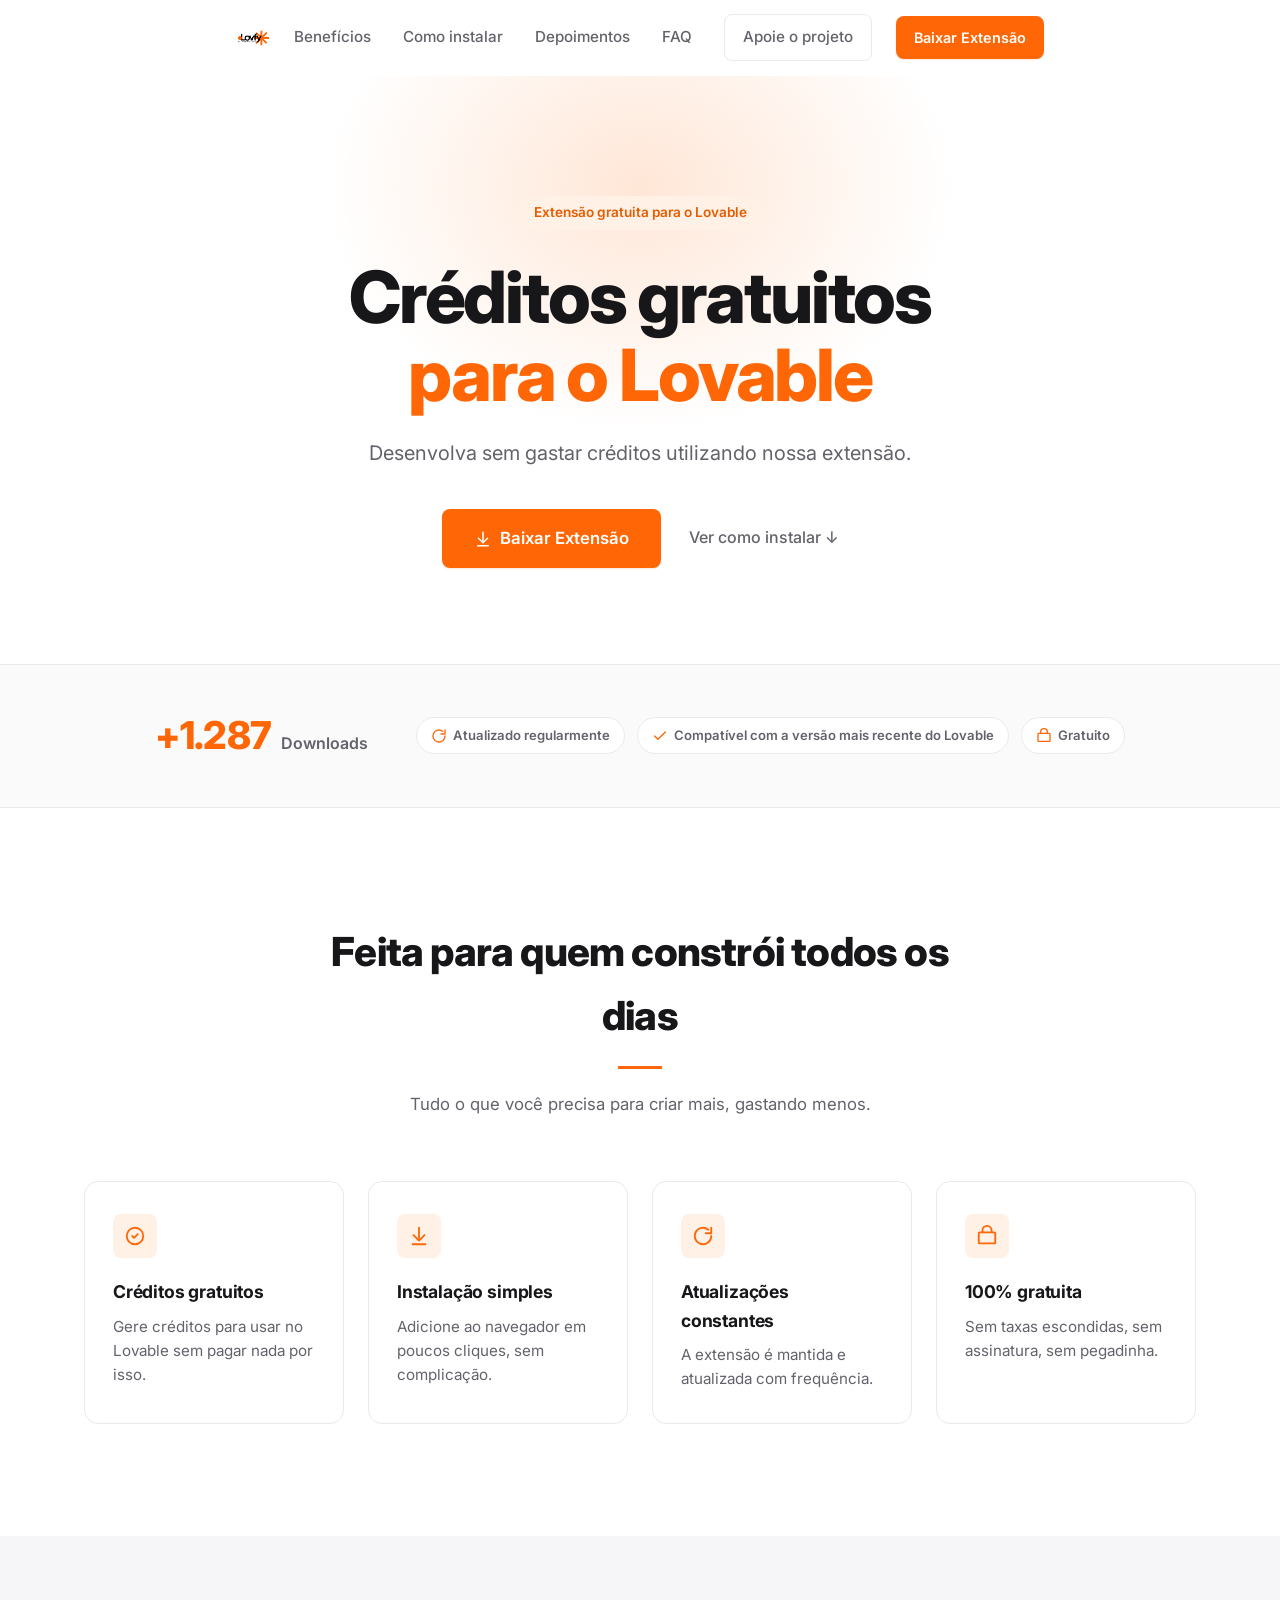
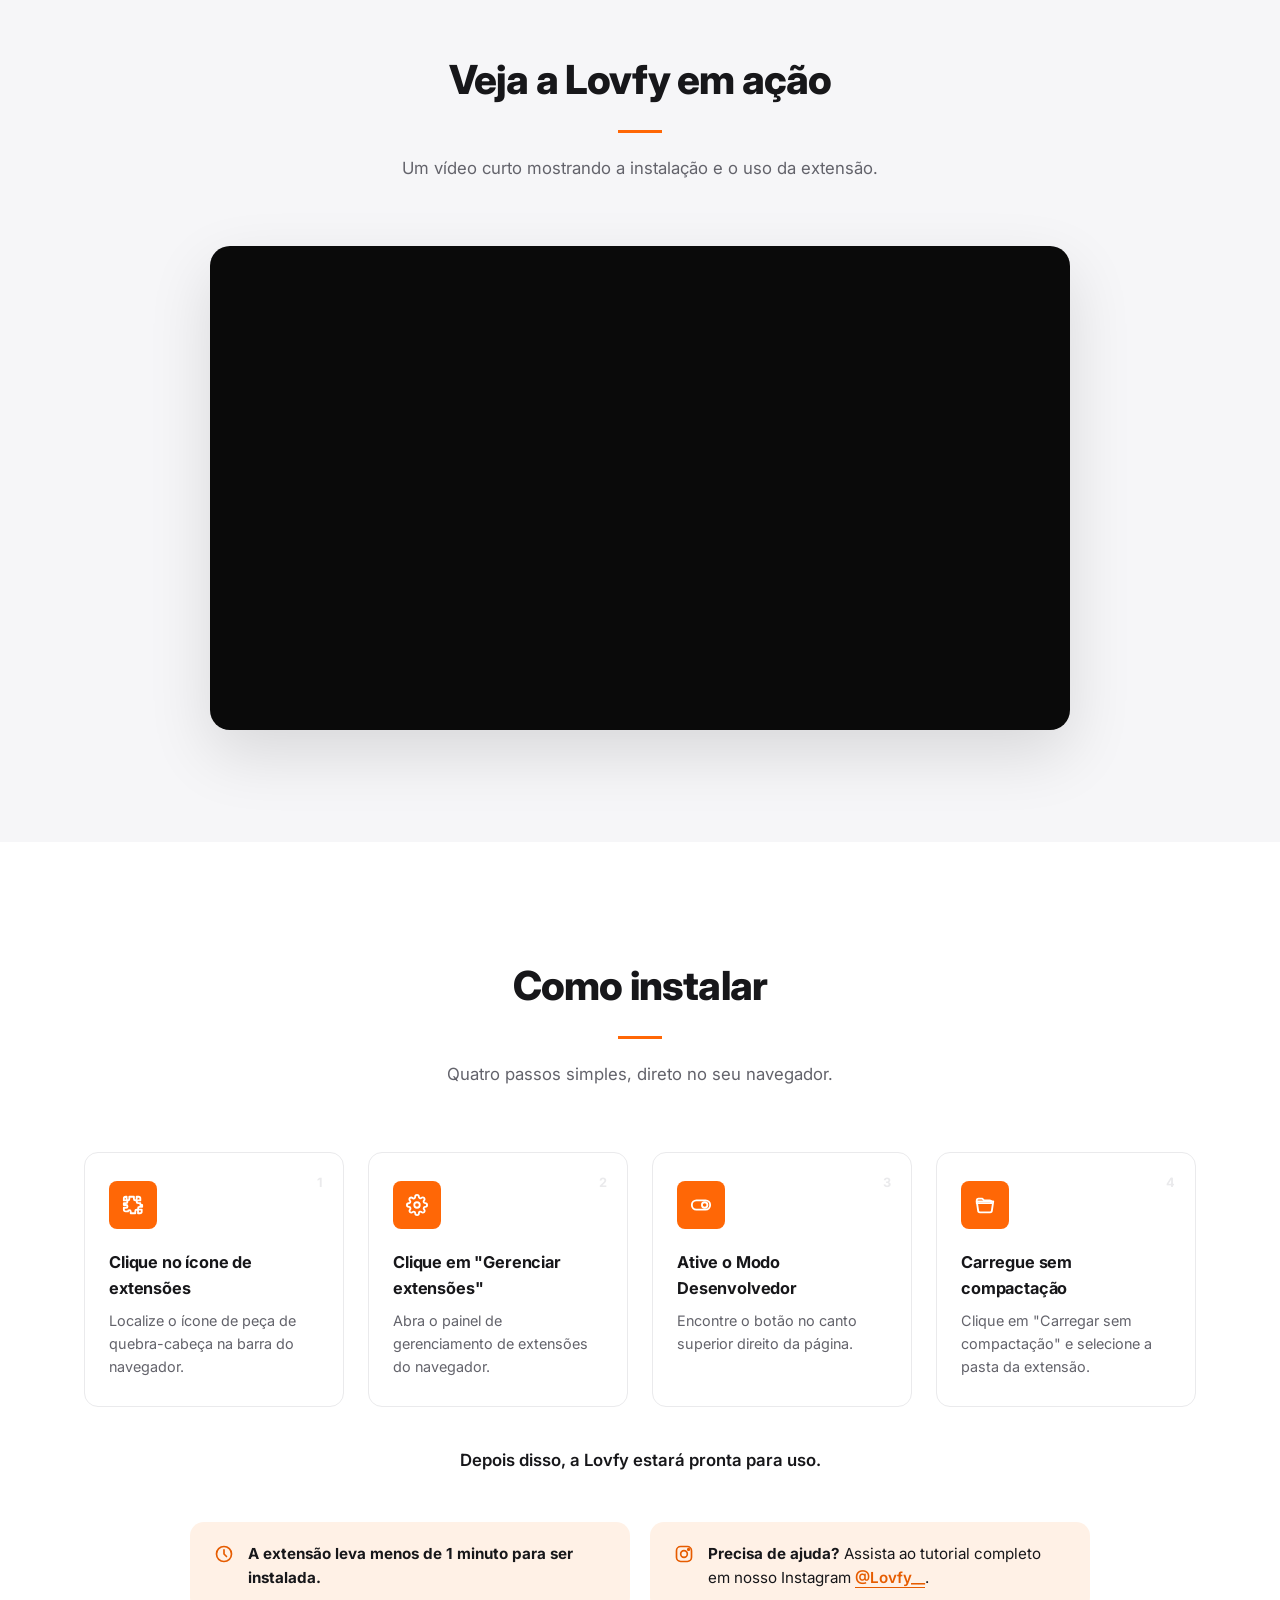
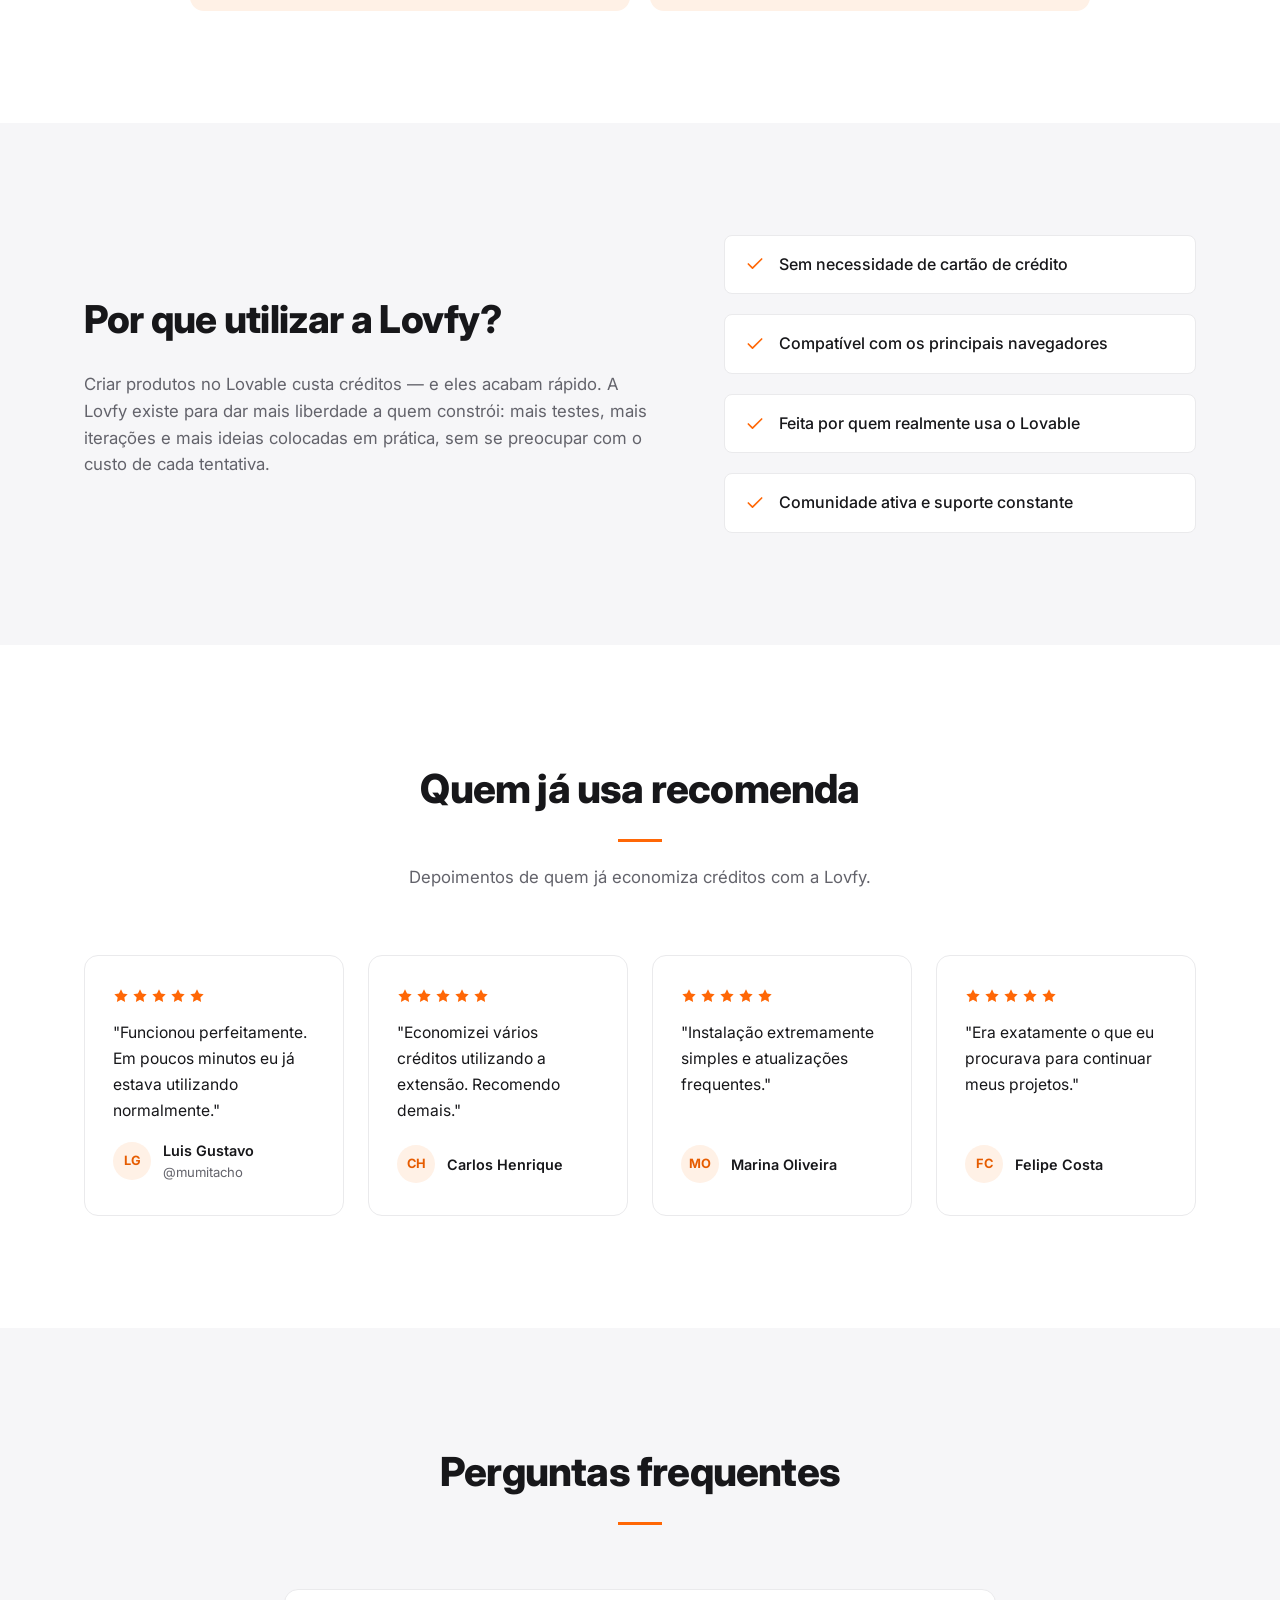
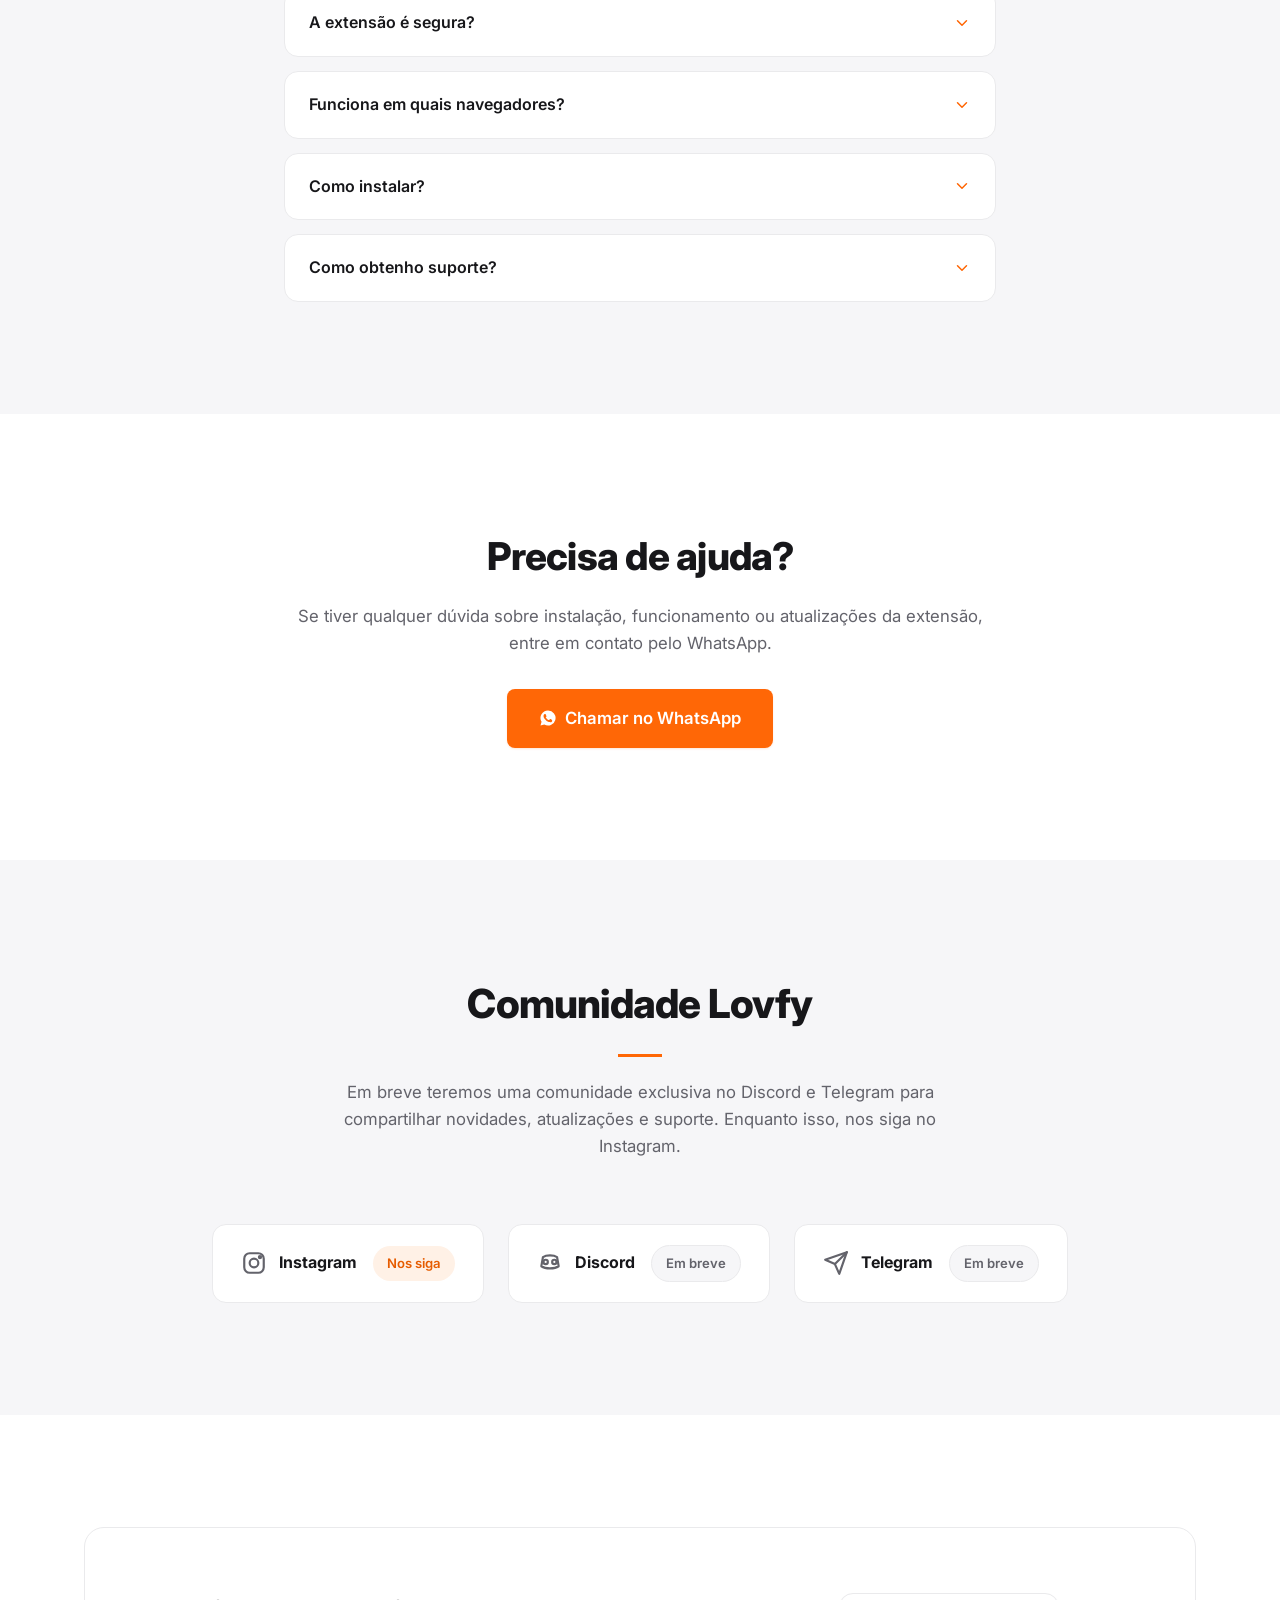
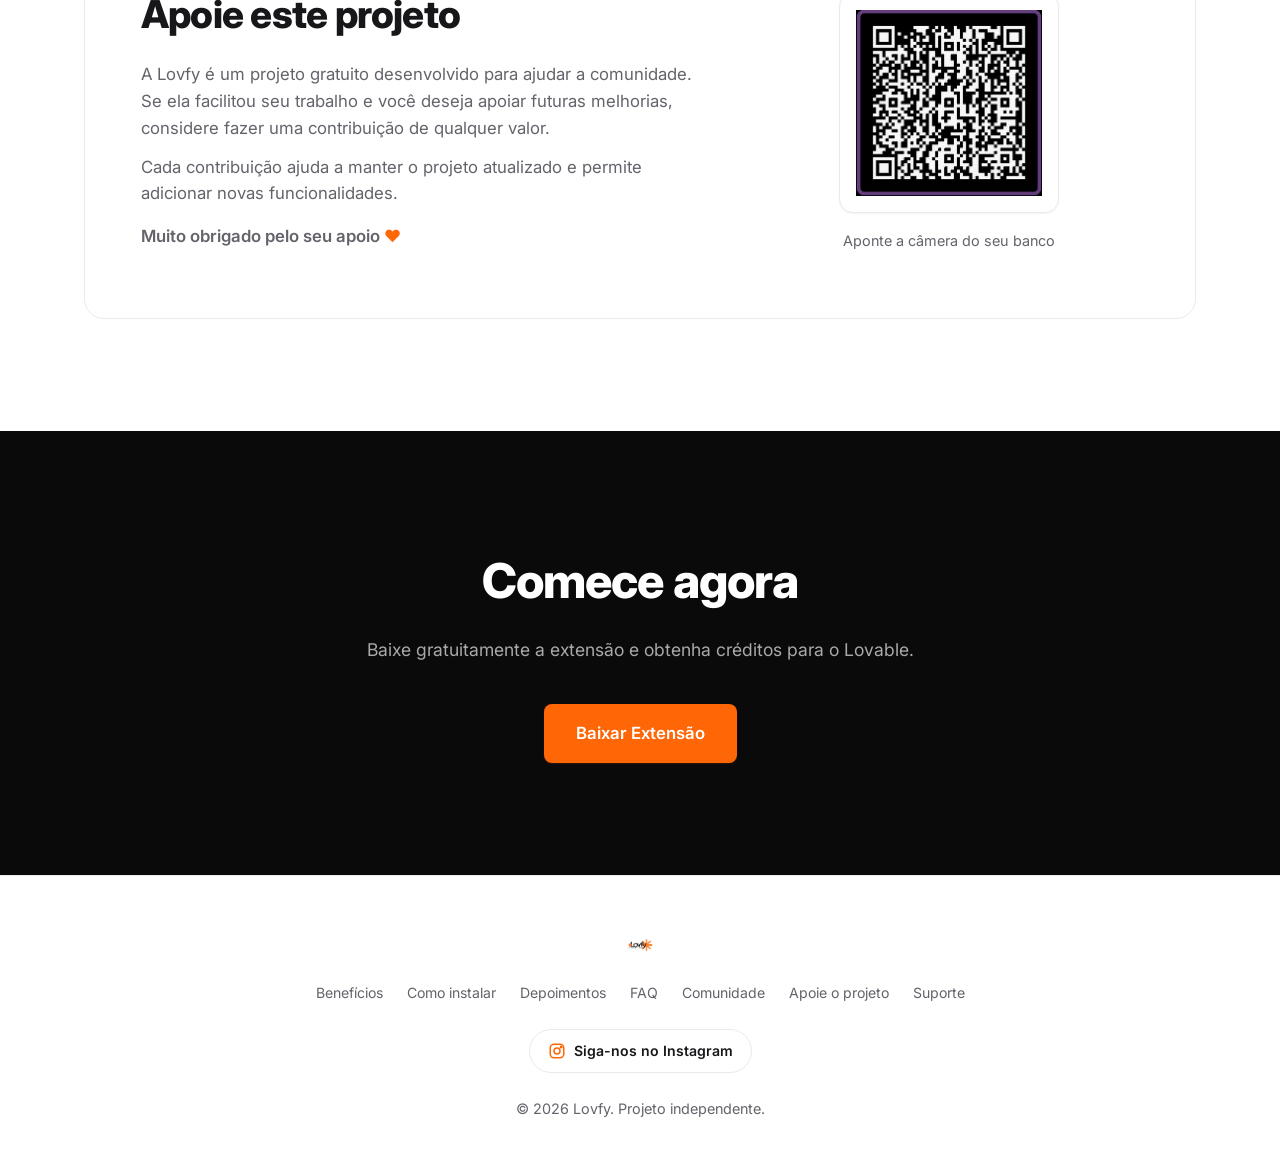
<file: LP/index.html>
<!DOCTYPE html>
<html lang="pt-BR">
<head>
<meta charset="UTF-8">
<meta name="viewport" content="width=device-width, initial-scale=1.0">
<title>Lovfy — Créditos gratuitos para o Lovable</title>
<meta name="description" content="Lovfy é a extensão gratuita que gera créditos para o Lovable. Instalação em menos de 1 minuto, atualizações constantes e mantida pela comunidade.">
<meta name="theme-color" content="#0A0A0A">

<!-- Open Graph -->
<meta property="og:type" content="website">
<meta property="og:title" content="Lovfy — Créditos gratuitos para o Lovable">
<meta property="og:description" content="Desenvolva sem gastar créditos utilizando nossa extensão. Gratuita, simples e mantida pela comunidade.">
<meta property="og:image" content="https://lovfy.online/imagens/Logo.png">
<meta property="og:url" content="https://lovfy.online/">
<meta property="og:site_name" content="Lovfy">
<meta property="og:locale" content="pt_BR">

<!-- Twitter Card -->
<meta name="twitter:card" content="summary_large_image">
<meta name="twitter:title" content="Lovfy — Créditos gratuitos para o Lovable">
<meta name="twitter:description" content="Desenvolva sem gastar créditos utilizando nossa extensão. Gratuita, simples e mantida pela comunidade.">
<meta name="twitter:image" content="https://lovfy.online/imagens/Logo.png">

<link rel="canonical" href="https://lovfy.online/">
<link rel="icon" type="image/png" href="imagens/Logo.png">
<link rel="apple-touch-icon" href="imagens/Logo.png">

<link rel="preconnect" href="https://fonts.googleapis.com">
<link rel="preconnect" href="https://fonts.gstatic.com" crossorigin>
<link href="https://fonts.googleapis.com/css2?family=Inter:wght@400;500;600;700;800&display=swap" rel="stylesheet">

<link rel="stylesheet" href="styles.css">

<!-- Schema.org: SoftwareApplication + avaliações reais exibidas na seção de depoimentos -->
<script type="application/ld+json">
{
  "@context": "https://schema.org",
  "@type": "SoftwareApplication",
  "name": "Lovfy",
  "applicationCategory": "BrowserApplication",
  "operatingSystem": "Web",
  "description": "Extensão gratuita que gera créditos para o Lovable.",
  "offers": {
    "@type": "Offer",
    "price": "0",
    "priceCurrency": "BRL"
  },
  "aggregateRating": {
    "@type": "AggregateRating",
    "ratingValue": "5",
    "reviewCount": "4"
  },
  "review": [
    { "@type": "Review", "author": { "@type": "Person", "name": "Luis Gustavo" }, "reviewRating": { "@type": "Rating", "ratingValue": "5" }, "reviewBody": "Funcionou perfeitamente. Em poucos minutos eu já estava utilizando normalmente." },
    { "@type": "Review", "author": { "@type": "Person", "name": "Carlos Henrique" }, "reviewRating": { "@type": "Rating", "ratingValue": "5" }, "reviewBody": "Economizei vários créditos utilizando a extensão. Recomendo demais." },
    { "@type": "Review", "author": { "@type": "Person", "name": "Marina Oliveira" }, "reviewRating": { "@type": "Rating", "ratingValue": "5" }, "reviewBody": "Instalação extremamente simples e atualizações frequentes." },
    { "@type": "Review", "author": { "@type": "Person", "name": "Felipe Costa" }, "reviewRating": { "@type": "Rating", "ratingValue": "5" }, "reviewBody": "Era exatamente o que eu procurava para continuar meus projetos." }
  ],
  "url": "https://lovfy.online/"
}
</script>

<!-- Schema.org: FAQPage, espelha a seção de Perguntas Frequentes -->
<script type="application/ld+json">
{
  "@context": "https://schema.org",
  "@type": "FAQPage",
  "mainEntity": [
    {
      "@type": "Question",
      "name": "A extensão é segura?",
      "acceptedAnswer": { "@type": "Answer", "text": "Sim. Ela funciona apenas para oferecer os créditos da extensão e não coleta dados pessoais." }
    },
    {
      "@type": "Question",
      "name": "Funciona em quais navegadores?",
      "acceptedAnswer": { "@type": "Answer", "text": "Funciona em qualquer navegador baseado em Chromium que permita instalar extensões manualmente." }
    },
    {
      "@type": "Question",
      "name": "Como instalar?",
      "acceptedAnswer": { "@type": "Answer", "text": "Abra Extensões, clique em Gerenciar Extensões, ative o Modo Desenvolvedor e clique em Carregar sem compactação. Pronto." }
    },
    {
      "@type": "Question",
      "name": "Como obtenho suporte?",
      "acceptedAnswer": { "@type": "Answer", "text": "Entre em contato pelo WhatsApp: +55 81 99663-1506." }
    }
  ]
}
</script>
</head>
<body>

<!-- Barra fina de carregamento (some sozinha após o load, sem bloquear a renderização) -->
<div class="loading-bar" id="loadingBar" aria-hidden="true"></div>

<a class="skip-link" href="#conteudo">Pular para o conteúdo</a>

<header class="header" id="header">
  <div class="container header__inner">
    <a href="#topo" class="header__logo" aria-label="Lovfy — início">
      <img src="imagens/Logo.png" alt="Lovfy" width="120" height="120">
    </a>

    <nav class="nav" id="nav" aria-label="Navegação principal">
      <a href="#beneficios">Benefícios</a>
      <a href="#como-instalar">Como instalar</a>
      <a href="#depoimentos">Depoimentos</a>
      <a href="#faq">FAQ</a>
      <a href="#apoie" class="btn btn--ghost btn--sm nav__cta">Apoie o projeto</a>
    </nav>

    <div class="header__actions">
      <a class="btn btn--primary btn--sm" href="https://drive.google.com/drive/folders/1VGizn2-FKnI_X7MwJitsnavmsCAwd2iT?usp=sharing" target="_blank" rel="noopener noreferrer">
        Baixar Extensão
      </a>
      <button class="nav-toggle" id="navToggle" aria-expanded="false" aria-controls="nav" aria-label="Abrir menu">
        <span></span><span></span><span></span>
      </button>
    </div>
  </div>
</header>

<main id="conteudo">

  <!-- HERO -->
  <section class="hero" id="topo">
    <div class="hero__glow" aria-hidden="true"></div>
    <div class="container hero__inner">
      <span class="eyebrow" data-reveal>Extensão gratuita para o Lovable</span>

      <h1 class="hero__title" data-reveal>
        Créditos gratuitos<br>
        <span class="accent">para o Lovable</span>
      </h1>

      <p class="hero__subtitle" data-reveal>
        Desenvolva sem gastar créditos utilizando nossa extensão.
      </p>

      <div class="hero__actions" data-reveal>
        <a class="btn btn--primary btn--lg" href="https://drive.google.com/drive/folders/1VGizn2-FKnI_X7MwJitsnavmsCAwd2iT?usp=sharing" target="_blank" rel="noopener noreferrer">
          <svg class="btn__icon" width="18" height="18" viewBox="0 0 24 24" fill="none" stroke="currentColor" stroke-width="2" stroke-linecap="round" stroke-linejoin="round" aria-hidden="true">
            <path d="M12 3v12"></path>
            <path d="M6 11l6 6 6-6"></path>
            <path d="M5 21h14"></path>
          </svg>
          Baixar Extensão
        </a>
        <a class="link-ghost" href="#como-instalar">Ver como instalar ↓</a>
      </div>
    </div>
  </section>

  <!-- CONTADOR DE DOWNLOADS + BADGES DE CONFIANÇA -->
  <section class="trust" aria-label="Números e garantias">
    <div class="container trust__inner">
      <div class="counter" data-reveal>
        <!-- ALTERE APENAS O NÚMERO "data-target" ABAIXO PARA ATUALIZAR O CONTADOR -->
        <span class="counter__number" data-target="1287">1.287</span>
        <span class="counter__label">Downloads</span>
      </div>

      <ul class="badges">
        <li class="badge">
          <svg width="16" height="16" viewBox="0 0 24 24" fill="none" stroke="currentColor" stroke-width="2" stroke-linecap="round" stroke-linejoin="round" aria-hidden="true"><path d="M21 12a9 9 0 11-3.2-6.9"></path><path d="M21 3v6h-6"></path></svg>
          Atualizado regularmente
        </li>
        <li class="badge">
          <svg width="16" height="16" viewBox="0 0 24 24" fill="none" stroke="currentColor" stroke-width="2" stroke-linecap="round" stroke-linejoin="round" aria-hidden="true"><path d="M20 6L9 17l-5-5"></path></svg>
          Compatível com a versão mais recente do Lovable
        </li>
        <li class="badge">
          <svg width="16" height="16" viewBox="0 0 24 24" fill="none" stroke="currentColor" stroke-width="2" stroke-linecap="round" stroke-linejoin="round" aria-hidden="true"><rect x="3" y="8" width="18" height="12" rx="1"></rect><path d="M7 8V6a5 5 0 0110 0v2"></path></svg>
          Gratuito
        </li>
      </ul>
    </div>
  </section>

  <!-- BENEFÍCIOS -->
  <section class="section" id="beneficios">
    <div class="container">
      <div class="section__head" data-reveal>
        <h2>Feita para quem constrói todos os dias</h2>
        <span class="divider" aria-hidden="true"></span>
        <p>Tudo o que você precisa para criar mais, gastando menos.</p>
      </div>

      <div class="grid grid--4">
        <div class="card" data-reveal>
          <div class="card__icon">
            <svg width="22" height="22" viewBox="0 0 24 24" fill="none" stroke="currentColor" stroke-width="2" stroke-linecap="round" stroke-linejoin="round" aria-hidden="true">
              <circle cx="12" cy="12" r="9"></circle>
              <path d="M9 12l2 2 4-4"></path>
            </svg>
          </div>
          <h3>Créditos gratuitos</h3>
          <p>Gere créditos para usar no Lovable sem pagar nada por isso.</p>
        </div>

        <div class="card" data-reveal>
          <div class="card__icon">
            <svg width="22" height="22" viewBox="0 0 24 24" fill="none" stroke="currentColor" stroke-width="2" stroke-linecap="round" stroke-linejoin="round" aria-hidden="true">
              <path d="M12 3v12"></path>
              <path d="M6 11l6 6 6-6"></path>
              <path d="M5 21h14"></path>
            </svg>
          </div>
          <h3>Instalação simples</h3>
          <p>Adicione ao navegador em poucos cliques, sem complicação.</p>
        </div>

        <div class="card" data-reveal>
          <div class="card__icon">
            <svg width="22" height="22" viewBox="0 0 24 24" fill="none" stroke="currentColor" stroke-width="2" stroke-linecap="round" stroke-linejoin="round" aria-hidden="true">
              <path d="M21 12a9 9 0 11-3.2-6.9"></path>
              <path d="M21 3v6h-6"></path>
            </svg>
          </div>
          <h3>Atualizações constantes</h3>
          <p>A extensão é mantida e atualizada com frequência.</p>
        </div>

        <div class="card" data-reveal>
          <div class="card__icon">
            <svg width="22" height="22" viewBox="0 0 24 24" fill="none" stroke="currentColor" stroke-width="2" stroke-linecap="round" stroke-linejoin="round" aria-hidden="true">
              <rect x="3" y="8" width="18" height="12" rx="1"></rect>
              <path d="M7 8V6a5 5 0 0110 0v2"></path>
            </svg>
          </div>
          <h3>100% gratuita</h3>
          <p>Sem taxas escondidas, sem assinatura, sem pegadinha.</p>
        </div>
      </div>
    </div>
  </section>

  <!-- VÍDEO / VSL -->
  <section class="section section--alt" id="video">
    <div class="container">
      <div class="section__head" data-reveal>
        <h2>Veja a Lovfy em ação</h2>
        <span class="divider" aria-hidden="true"></span>
        <p>Um vídeo curto mostrando a instalação e o uso da extensão.</p>
      </div>

      <!-- Para trocar o vídeo, substitua o número após "video/" pelo ID do novo vídeo no Vimeo -->
      <div class="video-frame" data-reveal>
        <div class="video-embed">
          <iframe
            src="https://player.vimeo.com/video/1214653438?app_id=122963&title=0&byline=0&portrait=0"
            title="Vídeo de demonstração da Lovfy"
            allow="autoplay; fullscreen; picture-in-picture"
            allowfullscreen
            loading="lazy"
          ></iframe>
        </div>
      </div>
    </div>
  </section>

  <!-- COMO INSTALAR -->
  <section class="section" id="como-instalar">
    <div class="container">
      <div class="section__head" data-reveal>
        <h2>Como instalar</h2>
        <span class="divider" aria-hidden="true"></span>
        <p>Quatro passos simples, direto no seu navegador.</p>
      </div>

      <ol class="install-steps">
        <li class="install-step" data-reveal>
          <span class="install-step__number">1</span>
          <div class="install-step__icon">
            <svg width="22" height="22" viewBox="0 0 24 24" fill="none" stroke="currentColor" stroke-width="2" stroke-linecap="round" stroke-linejoin="round" aria-hidden="true">
              <path d="M20 10h-2.5a1.5 1.5 0 010-3H20V5a2 2 0 00-2-2h-2v2.5a1.5 1.5 0 01-3 0V3H8v2.5a1.5 1.5 0 01-3 0V3H4a2 2 0 00-2 2v2h2.5a1.5 1.5 0 010 3H2v2h2.5a1.5 1.5 0 010 3H2v2a2 2 0 002 2h2.5a1.5 1.5 0 013 0V21h5v-2.5a1.5 1.5 0 013 0V21h2a2 2 0 002-2v-2h-2.5a1.5 1.5 0 010-3H22v-2h-2z"></path>
            </svg>
          </div>
          <h3>Clique no ícone de extensões</h3>
          <p>Localize o ícone de peça de quebra-cabeça na barra do navegador.</p>
        </li>
        <li class="install-step" data-reveal>
          <span class="install-step__number">2</span>
          <div class="install-step__icon">
            <svg width="22" height="22" viewBox="0 0 24 24" fill="none" stroke="currentColor" stroke-width="2" stroke-linecap="round" stroke-linejoin="round" aria-hidden="true">
              <circle cx="12" cy="12" r="3"></circle>
              <path d="M19.4 15a1.65 1.65 0 00.33 1.82l.06.06a2 2 0 11-2.83 2.83l-.06-.06a1.65 1.65 0 00-1.82-.33 1.65 1.65 0 00-1 1.51V21a2 2 0 01-4 0v-.09a1.65 1.65 0 00-1-1.51 1.65 1.65 0 00-1.82.33l-.06.06a2 2 0 11-2.83-2.83l.06-.06a1.65 1.65 0 00.33-1.82 1.65 1.65 0 00-1.51-1H3a2 2 0 010-4h.09a1.65 1.65 0 001.51-1 1.65 1.65 0 00-.33-1.82l-.06-.06a2 2 0 112.83-2.83l.06.06a1.65 1.65 0 001.82.33H9a1.65 1.65 0 001-1.51V3a2 2 0 014 0v.09a1.65 1.65 0 001 1.51 1.65 1.65 0 001.82-.33l.06-.06a2 2 0 112.83 2.83l-.06.06a1.65 1.65 0 00-.33 1.82V9a1.65 1.65 0 001.51 1H21a2 2 0 010 4h-.09a1.65 1.65 0 00-1.51 1z"></path>
            </svg>
          </div>
          <h3>Clique em "Gerenciar extensões"</h3>
          <p>Abra o painel de gerenciamento de extensões do navegador.</p>
        </li>
        <li class="install-step" data-reveal>
          <span class="install-step__number">3</span>
          <div class="install-step__icon">
            <svg width="22" height="22" viewBox="0 0 24 24" fill="none" stroke="currentColor" stroke-width="2" stroke-linecap="round" stroke-linejoin="round" aria-hidden="true">
              <rect x="2" y="7" width="20" height="10" rx="5"></rect>
              <circle cx="16" cy="12" r="3"></circle>
            </svg>
          </div>
          <h3>Ative o Modo Desenvolvedor</h3>
          <p>Encontre o botão no canto superior direito da página.</p>
        </li>
        <li class="install-step" data-reveal>
          <span class="install-step__number">4</span>
          <div class="install-step__icon">
            <svg width="22" height="22" viewBox="0 0 24 24" fill="none" stroke="currentColor" stroke-width="2" stroke-linecap="round" stroke-linejoin="round" aria-hidden="true">
              <path d="M3 7a2 2 0 012-2h4l2 2h6a2 2 0 012 2v1H3z"></path>
              <path d="M3 8h18l-1.5 10a2 2 0 01-2 2h-11a2 2 0 01-2-2L3 8z"></path>
            </svg>
          </div>
          <h3>Carregue sem compactação</h3>
          <p>Clique em "Carregar sem compactação" e selecione a pasta da extensão.</p>
        </li>
      </ol>

      <p class="install-done" data-reveal>Depois disso, a Lovfy estará pronta para uso.</p>

      <div class="callouts" data-reveal>
        <div class="callout">
          <svg width="20" height="20" viewBox="0 0 24 24" fill="none" stroke="currentColor" stroke-width="2" stroke-linecap="round" stroke-linejoin="round" aria-hidden="true"><circle cx="12" cy="12" r="9"></circle><path d="M12 7v5l3 3"></path></svg>
          <p><strong>A extensão leva menos de 1 minuto para ser instalada.</strong></p>
        </div>
        <div class="callout">
          <svg width="20" height="20" viewBox="0 0 24 24" fill="none" stroke="currentColor" stroke-width="2" stroke-linecap="round" stroke-linejoin="round" aria-hidden="true"><rect x="3" y="3" width="18" height="18" rx="5"></rect><circle cx="12" cy="12" r="4"></circle><circle cx="17.5" cy="6.5" r="1"></circle></svg>
          <p><strong>Precisa de ajuda?</strong> Assista ao tutorial completo em nosso Instagram <a href="https://www.instagram.com/lovfy__/" target="_blank" rel="noopener noreferrer">@Lovfy__</a>.</p>
        </div>
      </div>
    </div>
  </section>

  <!-- POR QUE UTILIZAR -->
  <section class="section section--alt" id="por-que">
    <div class="container why">
      <div class="why__text" data-reveal>
        <h2>Por que utilizar a Lovfy?</h2>
        <p>
          Criar produtos no Lovable custa créditos — e eles acabam rápido.
          A Lovfy existe para dar mais liberdade a quem constrói: mais testes,
          mais iterações e mais ideias colocadas em prática, sem se preocupar
          com o custo de cada tentativa.
        </p>
      </div>

      <ul class="checklist" data-reveal>
        <li>
          <svg width="20" height="20" viewBox="0 0 24 24" fill="none" stroke="currentColor" stroke-width="2" stroke-linecap="round" stroke-linejoin="round" aria-hidden="true"><path d="M20 6L9 17l-5-5"></path></svg>
          Sem necessidade de cartão de crédito
        </li>
        <li>
          <svg width="20" height="20" viewBox="0 0 24 24" fill="none" stroke="currentColor" stroke-width="2" stroke-linecap="round" stroke-linejoin="round" aria-hidden="true"><path d="M20 6L9 17l-5-5"></path></svg>
          Compatível com os principais navegadores
        </li>
        <li>
          <svg width="20" height="20" viewBox="0 0 24 24" fill="none" stroke="currentColor" stroke-width="2" stroke-linecap="round" stroke-linejoin="round" aria-hidden="true"><path d="M20 6L9 17l-5-5"></path></svg>
          Feita por quem realmente usa o Lovable
        </li>
        <li>
          <svg width="20" height="20" viewBox="0 0 24 24" fill="none" stroke="currentColor" stroke-width="2" stroke-linecap="round" stroke-linejoin="round" aria-hidden="true"><path d="M20 6L9 17l-5-5"></path></svg>
          Comunidade ativa e suporte constante
        </li>
      </ul>
    </div>
  </section>

  <!-- DEPOIMENTOS -->
  <section class="section" id="depoimentos">
    <div class="container">
      <div class="section__head" data-reveal>
        <h2>Quem já usa recomenda</h2>
        <span class="divider" aria-hidden="true"></span>
        <p>Depoimentos de quem já economiza créditos com a Lovfy.</p>
      </div>

      <div class="grid grid--4 grid--testimonials">
        <figure class="testimonial" data-reveal>
          <div class="testimonial__stars" role="img" aria-label="5 de 5 estrelas">
            <svg width="16" height="16" viewBox="0 0 24 24" fill="currentColor" aria-hidden="true"><path d="M12 2l3.09 6.26L22 9.27l-5 4.87L18.18 21 12 17.77 5.82 21 7 14.14l-5-4.87 6.91-1.01z"></path></svg>
            <svg width="16" height="16" viewBox="0 0 24 24" fill="currentColor" aria-hidden="true"><path d="M12 2l3.09 6.26L22 9.27l-5 4.87L18.18 21 12 17.77 5.82 21 7 14.14l-5-4.87 6.91-1.01z"></path></svg>
            <svg width="16" height="16" viewBox="0 0 24 24" fill="currentColor" aria-hidden="true"><path d="M12 2l3.09 6.26L22 9.27l-5 4.87L18.18 21 12 17.77 5.82 21 7 14.14l-5-4.87 6.91-1.01z"></path></svg>
            <svg width="16" height="16" viewBox="0 0 24 24" fill="currentColor" aria-hidden="true"><path d="M12 2l3.09 6.26L22 9.27l-5 4.87L18.18 21 12 17.77 5.82 21 7 14.14l-5-4.87 6.91-1.01z"></path></svg>
            <svg width="16" height="16" viewBox="0 0 24 24" fill="currentColor" aria-hidden="true"><path d="M12 2l3.09 6.26L22 9.27l-5 4.87L18.18 21 12 17.77 5.82 21 7 14.14l-5-4.87 6.91-1.01z"></path></svg>
          </div>
          <blockquote>"Funcionou perfeitamente. Em poucos minutos eu já estava utilizando normalmente."</blockquote>
          <figcaption>
            <span class="testimonial__avatar" aria-hidden="true">LG</span>
            <span class="testimonial__name">Luis Gustavo <span class="testimonial__handle">@mumitacho</span></span>
          </figcaption>
        </figure>

        <figure class="testimonial" data-reveal>
          <div class="testimonial__stars" role="img" aria-label="5 de 5 estrelas">
            <svg width="16" height="16" viewBox="0 0 24 24" fill="currentColor" aria-hidden="true"><path d="M12 2l3.09 6.26L22 9.27l-5 4.87L18.18 21 12 17.77 5.82 21 7 14.14l-5-4.87 6.91-1.01z"></path></svg>
            <svg width="16" height="16" viewBox="0 0 24 24" fill="currentColor" aria-hidden="true"><path d="M12 2l3.09 6.26L22 9.27l-5 4.87L18.18 21 12 17.77 5.82 21 7 14.14l-5-4.87 6.91-1.01z"></path></svg>
            <svg width="16" height="16" viewBox="0 0 24 24" fill="currentColor" aria-hidden="true"><path d="M12 2l3.09 6.26L22 9.27l-5 4.87L18.18 21 12 17.77 5.82 21 7 14.14l-5-4.87 6.91-1.01z"></path></svg>
            <svg width="16" height="16" viewBox="0 0 24 24" fill="currentColor" aria-hidden="true"><path d="M12 2l3.09 6.26L22 9.27l-5 4.87L18.18 21 12 17.77 5.82 21 7 14.14l-5-4.87 6.91-1.01z"></path></svg>
            <svg width="16" height="16" viewBox="0 0 24 24" fill="currentColor" aria-hidden="true"><path d="M12 2l3.09 6.26L22 9.27l-5 4.87L18.18 21 12 17.77 5.82 21 7 14.14l-5-4.87 6.91-1.01z"></path></svg>
          </div>
          <blockquote>"Economizei vários créditos utilizando a extensão. Recomendo demais."</blockquote>
          <figcaption>
            <span class="testimonial__avatar" aria-hidden="true">CH</span>
            <span class="testimonial__name">Carlos Henrique</span>
          </figcaption>
        </figure>

        <figure class="testimonial" data-reveal>
          <div class="testimonial__stars" role="img" aria-label="5 de 5 estrelas">
            <svg width="16" height="16" viewBox="0 0 24 24" fill="currentColor" aria-hidden="true"><path d="M12 2l3.09 6.26L22 9.27l-5 4.87L18.18 21 12 17.77 5.82 21 7 14.14l-5-4.87 6.91-1.01z"></path></svg>
            <svg width="16" height="16" viewBox="0 0 24 24" fill="currentColor" aria-hidden="true"><path d="M12 2l3.09 6.26L22 9.27l-5 4.87L18.18 21 12 17.77 5.82 21 7 14.14l-5-4.87 6.91-1.01z"></path></svg>
            <svg width="16" height="16" viewBox="0 0 24 24" fill="currentColor" aria-hidden="true"><path d="M12 2l3.09 6.26L22 9.27l-5 4.87L18.18 21 12 17.77 5.82 21 7 14.14l-5-4.87 6.91-1.01z"></path></svg>
            <svg width="16" height="16" viewBox="0 0 24 24" fill="currentColor" aria-hidden="true"><path d="M12 2l3.09 6.26L22 9.27l-5 4.87L18.18 21 12 17.77 5.82 21 7 14.14l-5-4.87 6.91-1.01z"></path></svg>
            <svg width="16" height="16" viewBox="0 0 24 24" fill="currentColor" aria-hidden="true"><path d="M12 2l3.09 6.26L22 9.27l-5 4.87L18.18 21 12 17.77 5.82 21 7 14.14l-5-4.87 6.91-1.01z"></path></svg>
          </div>
          <blockquote>"Instalação extremamente simples e atualizações frequentes."</blockquote>
          <figcaption>
            <span class="testimonial__avatar" aria-hidden="true">MO</span>
            <span class="testimonial__name">Marina Oliveira</span>
          </figcaption>
        </figure>

        <figure class="testimonial" data-reveal>
          <div class="testimonial__stars" role="img" aria-label="5 de 5 estrelas">
            <svg width="16" height="16" viewBox="0 0 24 24" fill="currentColor" aria-hidden="true"><path d="M12 2l3.09 6.26L22 9.27l-5 4.87L18.18 21 12 17.77 5.82 21 7 14.14l-5-4.87 6.91-1.01z"></path></svg>
            <svg width="16" height="16" viewBox="0 0 24 24" fill="currentColor" aria-hidden="true"><path d="M12 2l3.09 6.26L22 9.27l-5 4.87L18.18 21 12 17.77 5.82 21 7 14.14l-5-4.87 6.91-1.01z"></path></svg>
            <svg width="16" height="16" viewBox="0 0 24 24" fill="currentColor" aria-hidden="true"><path d="M12 2l3.09 6.26L22 9.27l-5 4.87L18.18 21 12 17.77 5.82 21 7 14.14l-5-4.87 6.91-1.01z"></path></svg>
            <svg width="16" height="16" viewBox="0 0 24 24" fill="currentColor" aria-hidden="true"><path d="M12 2l3.09 6.26L22 9.27l-5 4.87L18.18 21 12 17.77 5.82 21 7 14.14l-5-4.87 6.91-1.01z"></path></svg>
            <svg width="16" height="16" viewBox="0 0 24 24" fill="currentColor" aria-hidden="true"><path d="M12 2l3.09 6.26L22 9.27l-5 4.87L18.18 21 12 17.77 5.82 21 7 14.14l-5-4.87 6.91-1.01z"></path></svg>
          </div>
          <blockquote>"Era exatamente o que eu procurava para continuar meus projetos."</blockquote>
          <figcaption>
            <span class="testimonial__avatar" aria-hidden="true">FC</span>
            <span class="testimonial__name">Felipe Costa</span>
          </figcaption>
        </figure>
      </div>
    </div>
  </section>

  <!-- FAQ -->
  <section class="section section--alt" id="faq">
    <div class="container container--narrow">
      <div class="section__head" data-reveal>
        <h2>Perguntas frequentes</h2>
        <span class="divider" aria-hidden="true"></span>
      </div>

      <div class="accordion" data-reveal>
        <div class="accordion__item">
          <h3>
            <button class="accordion__trigger" aria-expanded="false" aria-controls="faq-panel-1" id="faq-trigger-1">
              A extensão é segura?
              <svg class="accordion__chevron" width="18" height="18" viewBox="0 0 24 24" fill="none" stroke="currentColor" stroke-width="2" stroke-linecap="round" stroke-linejoin="round" aria-hidden="true"><path d="M6 9l6 6 6-6"></path></svg>
            </button>
          </h3>
          <div class="accordion__panel" id="faq-panel-1" role="region" aria-labelledby="faq-trigger-1">
            <div class="accordion__panel-inner">
              <p>Sim. Ela funciona apenas para oferecer os créditos da extensão e não coleta dados pessoais.</p>
            </div>
          </div>
        </div>

        <div class="accordion__item">
          <h3>
            <button class="accordion__trigger" aria-expanded="false" aria-controls="faq-panel-2" id="faq-trigger-2">
              Funciona em quais navegadores?
              <svg class="accordion__chevron" width="18" height="18" viewBox="0 0 24 24" fill="none" stroke="currentColor" stroke-width="2" stroke-linecap="round" stroke-linejoin="round" aria-hidden="true"><path d="M6 9l6 6 6-6"></path></svg>
            </button>
          </h3>
          <div class="accordion__panel" id="faq-panel-2" role="region" aria-labelledby="faq-trigger-2">
            <div class="accordion__panel-inner">
              <p>Funciona em qualquer navegador baseado em Chromium que permita instalar extensões manualmente.</p>
            </div>
          </div>
        </div>

        <div class="accordion__item">
          <h3>
            <button class="accordion__trigger" aria-expanded="false" aria-controls="faq-panel-3" id="faq-trigger-3">
              Como instalar?
              <svg class="accordion__chevron" width="18" height="18" viewBox="0 0 24 24" fill="none" stroke="currentColor" stroke-width="2" stroke-linecap="round" stroke-linejoin="round" aria-hidden="true"><path d="M6 9l6 6 6-6"></path></svg>
            </button>
          </h3>
          <div class="accordion__panel" id="faq-panel-3" role="region" aria-labelledby="faq-trigger-3">
            <div class="accordion__panel-inner">
              <p>A instalação é simples:</p>
              <ul>
                <li>Abra Extensões.</li>
                <li>Clique em Gerenciar Extensões.</li>
                <li>Ative o Modo Desenvolvedor.</li>
                <li>Clique em Carregar sem compactação.</li>
              </ul>
              <p>Pronto.</p>
            </div>
          </div>
        </div>

        <div class="accordion__item">
          <h3>
            <button class="accordion__trigger" aria-expanded="false" aria-controls="faq-panel-4" id="faq-trigger-4">
              Como obtenho suporte?
              <svg class="accordion__chevron" width="18" height="18" viewBox="0 0 24 24" fill="none" stroke="currentColor" stroke-width="2" stroke-linecap="round" stroke-linejoin="round" aria-hidden="true"><path d="M6 9l6 6 6-6"></path></svg>
            </button>
          </h3>
          <div class="accordion__panel" id="faq-panel-4" role="region" aria-labelledby="faq-trigger-4">
            <div class="accordion__panel-inner">
              <p>Entre em contato pelo WhatsApp: <a href="https://wa.me/5581996631506" target="_blank" rel="noopener noreferrer">+55 81 99663-1506</a>.</p>
            </div>
          </div>
        </div>
      </div>
    </div>
  </section>

  <!-- SUPORTE -->
  <section class="section" id="suporte">
    <div class="container container--narrow">
      <div class="support-simple" data-reveal>
        <h2>Precisa de ajuda?</h2>
        <p>Se tiver qualquer dúvida sobre instalação, funcionamento ou atualizações da extensão, entre em contato pelo WhatsApp.</p>
        <a class="btn btn--primary btn--lg" href="https://wa.me/5581996631506" target="_blank" rel="noopener noreferrer">
          <svg class="btn__icon" width="18" height="18" viewBox="0 0 24 24" fill="currentColor" aria-hidden="true"><path d="M12 2a10 10 0 00-8.6 15.1L2 22l5.05-1.36A10 10 0 1012 2zm5.6 14.3c-.24.66-1.4 1.26-1.94 1.3-.5.05-1.13.07-1.83-.11-.42-.11-.96-.3-1.65-.6-2.9-1.25-4.8-4.16-4.94-4.36-.14-.2-1.18-1.57-1.18-3 0-1.42.75-2.12 1.02-2.4.26-.29.57-.36.76-.36h.55c.18 0 .42-.03.64.49.24.58.8 2 .87 2.14.07.14.11.3.02.49-.09.19-.14.3-.28.46-.14.16-.29.36-.42.48-.14.14-.28.28-.12.56.16.28.72 1.19 1.55 1.93 1.06.95 1.96 1.24 2.24 1.38.28.14.45.12.62-.07.17-.2.71-.83.9-1.11.19-.28.38-.23.63-.14.26.09 1.65.78 1.93.92.28.14.47.21.54.33.07.12.07.68-.17 1.34z"></path></svg>
          Chamar no WhatsApp
        </a>
      </div>
    </div>
  </section>

  <!-- COMUNIDADE -->
  <section class="section section--alt" id="comunidade">
    <div class="container">
      <div class="section__head" data-reveal>
        <h2>Comunidade Lovfy</h2>
        <span class="divider" aria-hidden="true"></span>
        <p>Em breve teremos uma comunidade exclusiva no Discord e Telegram para compartilhar novidades, atualizações e suporte. Enquanto isso, nos siga no Instagram.</p>
      </div>

      <div class="community" data-reveal>
        <a class="community__item community__item--live" href="https://www.instagram.com/lovfy__/" target="_blank" rel="noopener noreferrer">
          <svg width="26" height="26" viewBox="0 0 24 24" fill="none" stroke="currentColor" stroke-width="2" stroke-linecap="round" stroke-linejoin="round" aria-hidden="true">
            <rect x="3" y="3" width="18" height="18" rx="5"></rect>
            <circle cx="12" cy="12" r="4"></circle>
            <circle cx="17.5" cy="6.5" r="1"></circle>
          </svg>
          <span>Instagram</span>
          <span class="badge badge--live">Nos siga</span>
        </a>
        <div class="community__item" aria-disabled="true">
          <svg width="26" height="26" viewBox="0 0 24 24" fill="none" stroke="currentColor" stroke-width="2" stroke-linecap="round" stroke-linejoin="round" aria-hidden="true">
            <path d="M8 9a2 2 0 100 4 2 2 0 000-4z"></path>
            <path d="M16 9a2 2 0 100 4 2 2 0 000-4z"></path>
            <path d="M5.5 6.5C7 5.5 9 5 12 5s5 .5 6.5 1.5L20 15c-1.8 1.3-4.6 2-8 2s-6.2-.7-8-2l1.5-8.5z"></path>
          </svg>
          <span>Discord</span>
          <span class="badge badge--muted">Em breve</span>
        </div>
        <div class="community__item" aria-disabled="true">
          <svg width="26" height="26" viewBox="0 0 24 24" fill="none" stroke="currentColor" stroke-width="2" stroke-linecap="round" stroke-linejoin="round" aria-hidden="true">
            <path d="M22 2L11 13"></path>
            <path d="M22 2l-7 20-4-9-9-4 20-7z"></path>
          </svg>
          <span>Telegram</span>
          <span class="badge badge--muted">Em breve</span>
        </div>
      </div>
    </div>
  </section>

  <!-- APOIE O PROJETO -->
  <section class="section" id="apoie">
    <div class="container">
      <div class="support-card" data-reveal>
        <div class="support-card__text">
          <h2>Apoie este projeto</h2>
          <p>
            A Lovfy é um projeto gratuito desenvolvido para ajudar a comunidade.
            Se ela facilitou seu trabalho e você deseja apoiar futuras melhorias,
            considere fazer uma contribuição de qualquer valor.
          </p>
          <p>
            Cada contribuição ajuda a manter o projeto atualizado e permite
            adicionar novas funcionalidades.
          </p>
          <p class="support-card__note">Muito obrigado pelo seu apoio <span class="heart">♥</span></p>
        </div>

        <div class="support-card__qr">
          <img src="imagens/qrcode-pix.png" alt="QR Code Pix para contribuir com o projeto Lovfy" width="220" height="220" loading="lazy">
          <span>Aponte a câmera do seu banco</span>
        </div>
      </div>
    </div>
  </section>

  <!-- CTA FINAL -->
  <section class="cta-final">
    <div class="container cta-final__inner" data-reveal>
      <h2>Comece agora</h2>
      <p>Baixe gratuitamente a extensão e obtenha créditos para o Lovable.</p>
      <a class="btn btn--primary btn--lg" href="https://drive.google.com/drive/folders/1VGizn2-FKnI_X7MwJitsnavmsCAwd2iT?usp=sharing" target="_blank" rel="noopener noreferrer">
        Baixar Extensão
      </a>
    </div>
  </section>

</main>

<footer class="footer">
  <div class="container footer__inner">
    <img src="imagens/Logo.png" alt="Lovfy" width="72" height="72" loading="lazy">

    <nav class="footer__nav" aria-label="Navegação do rodapé">
      <a href="#beneficios">Benefícios</a>
      <a href="#como-instalar">Como instalar</a>
      <a href="#depoimentos">Depoimentos</a>
      <a href="#faq">FAQ</a>
      <a href="#comunidade">Comunidade</a>
      <a href="#apoie">Apoie o projeto</a>
      <a href="#suporte">Suporte</a>
    </nav>

    <a class="footer__social" href="https://www.instagram.com/lovfy__/" target="_blank" rel="noopener noreferrer">
      <svg width="18" height="18" viewBox="0 0 24 24" fill="none" stroke="currentColor" stroke-width="2" stroke-linecap="round" stroke-linejoin="round" aria-hidden="true">
        <rect x="3" y="3" width="18" height="18" rx="5"></rect>
        <circle cx="12" cy="12" r="4"></circle>
        <circle cx="17.5" cy="6.5" r="1"></circle>
      </svg>
      Siga-nos no Instagram
    </a>

    <p>© <span id="year">2026</span> Lovfy. Projeto independente.</p>
  </div>
</footer>

<!-- Voltar ao topo -->
<button class="back-to-top" id="backToTop" aria-label="Voltar ao topo" type="button">
  <svg width="20" height="20" viewBox="0 0 24 24" fill="none" stroke="currentColor" stroke-width="2" stroke-linecap="round" stroke-linejoin="round" aria-hidden="true"><path d="M12 19V5"></path><path d="M5 12l7-7 7 7"></path></svg>
</button>

<script src="script.js"></script>
</body>
</html>
</file>
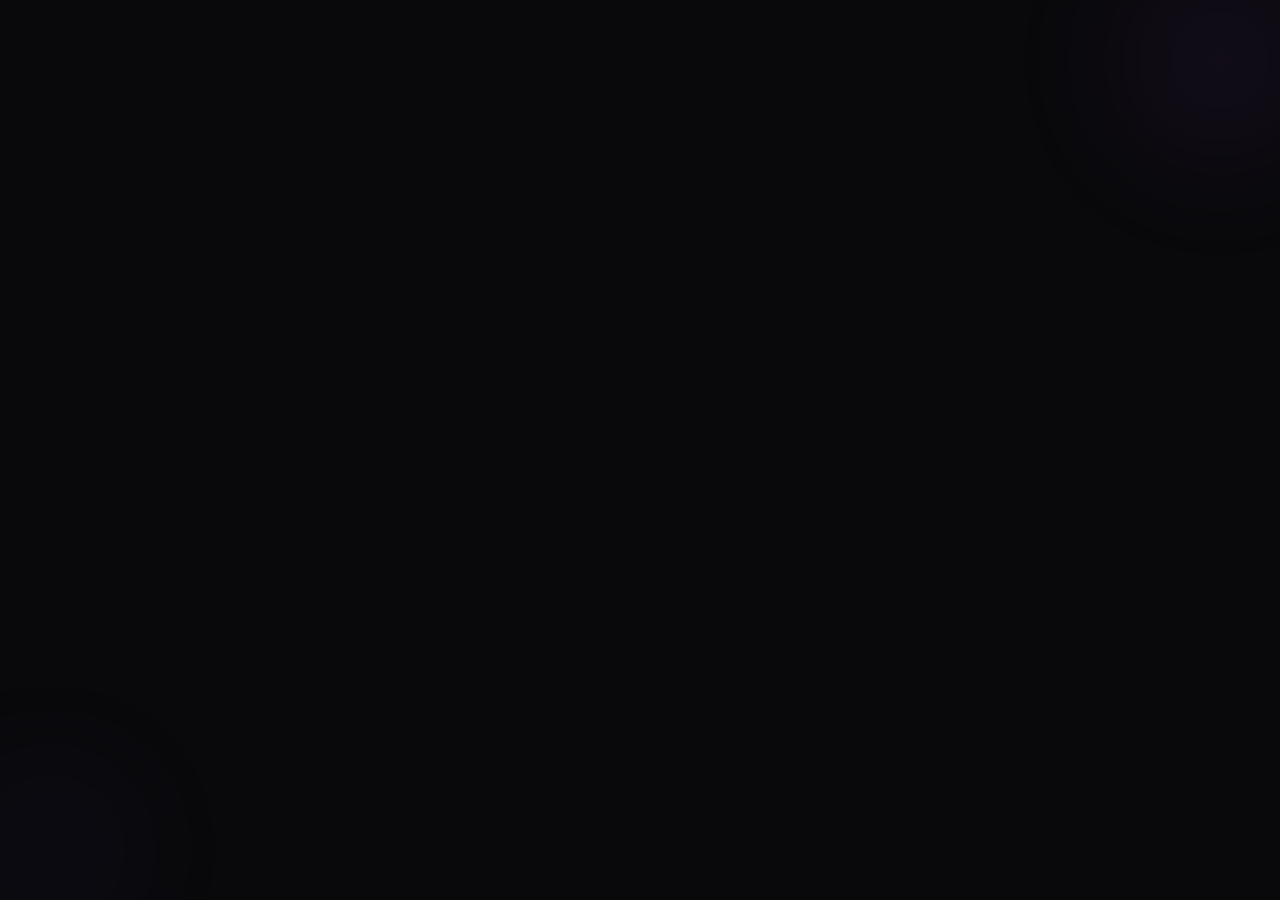
<file: popup.html>
<!doctype html>
<html lang="pt-BR">
<head>
  <meta charset="utf-8" />
  <title>Lovfy - by @mumitacho</title>
  <link rel="stylesheet" href="popup.css" />
</head>
<body>
  <div class="bg-glow" aria-hidden="true"></div>

  <div class="app">
    <header class="header">
      <div class="header-title">
        <div class="header-title-left">
          <img class="header-icon" src="icons/48.png" alt="" draggable="false" />
          <div class="header-title-text">
            <span class="header-title-main">Lovfy</span>
            <span class="header-title-sub">by @mumitacho</span>
          </div>
        </div>
        <div class="header-actions">
          <button class="creator-btn" id="creatorBtn" type="button" title="Abrir o Instagram do criador">
            <svg viewBox="0 0 24 24" width="12" height="12" fill="none" stroke="currentColor" stroke-width="2" stroke-linecap="round" stroke-linejoin="round">
              <rect x="3" y="3" width="18" height="18" rx="5"></rect>
              <circle cx="12" cy="12" r="3.6"></circle>
              <circle cx="17.2" cy="6.8" r="0.6" fill="currentColor" stroke="none"></circle>
            </svg>
            <span>Criador</span>
          </button>
          <button class="creator-btn support-btn" id="supportBtn" type="button" title="Apoie o desenvolvimento do Lovfy ❤️">
            <svg viewBox="0 0 24 24" width="12" height="12" fill="currentColor" stroke="none">
              <path d="M12 21s-6.7-4.35-9.3-8.2C1.1 10.6 1.4 7.4 3.9 5.7c2.1-1.4 4.6-.8 6.1 1 .7.8 1.4 1.7 2 2.6.6-.9 1.3-1.8 2-2.6 1.5-1.8 4-2.4 6.1-1 2.5 1.7 2.8 4.9 1.2 7.1C18.7 16.65 12 21 12 21z"></path>
            </svg>
            <span>Apoiar</span>
          </button>
          <button class="icon-btn minimize-btn" id="minimizeBtn" type="button" title="Minimizar" data-no-drag>
            <svg viewBox="0 0 24 24" width="13" height="13" fill="none" stroke="currentColor" stroke-width="2.2" stroke-linecap="round">
              <line x1="5" y1="12" x2="19" y2="12"></line>
            </svg>
          </button>
        </div>
      </div>
      <div class="project-id" id="projectId">
        <span class="project-id-dot"></span>
        <span class="project-id-text" id="projectIdText">Detectando projeto...</span>
      </div>
    </header>

    <main class="messages" id="messages">
      <div class="empty-state" id="emptyState">
        <div class="empty-state-icon">
          <img src="icons/48.png" alt="" draggable="false" />
        </div>
        <p class="empty-state-title">Nenhuma mensagem ainda</p>
        <p class="empty-state-subtitle">Envie algo para começar a conversar com a IA do projeto.</p>
      </div>
    </main>

    <div class="file-preview" id="filePreview"></div>

    <footer class="composer">
      <div class="composer-row">
        <button class="icon-btn" id="attachBtn" type="button" title="Anexar arquivos">
          <svg viewBox="0 0 24 24" width="16" height="16" fill="none" stroke="currentColor" stroke-width="2" stroke-linecap="round" stroke-linejoin="round">
            <path d="M21.44 11.05l-9.19 9.19a5.5 5.5 0 0 1-7.78-7.78l9.2-9.19a3.67 3.67 0 0 1 5.18 5.19l-9.2 9.19a1.83 1.83 0 0 1-2.59-2.59l8.49-8.48"></path>
          </svg>
        </button>
        <textarea id="messageInput" placeholder="Envie uma mensagem para o Lovfy..." rows="1"></textarea>
        <button class="send-btn" id="sendBtn" type="button" title="Enviar mensagem">
          <span id="sendBtnLabel">
            <svg viewBox="0 0 24 24" width="16" height="16" fill="none" stroke="currentColor" stroke-width="2.3" stroke-linecap="round" stroke-linejoin="round">
              <line x1="12" y1="19" x2="12" y2="5"></line>
              <polyline points="6 11 12 5 18 11"></polyline>
            </svg>
          </span>
        </button>
      </div>
      <input type="file" id="fileInput" multiple hidden />
    </footer>

    <div class="status-bar" id="statusBar"></div>
  </div>

  <button class="minimized-fab" id="minimizedFab" type="button" title="Abrir Lovfy" data-no-drag>
    <img src="icons/48.png" alt="" draggable="false" />
  </button>

  <script src="popup.js"></script>
</body>
</html>
</file>
<file: LP/styles.css>
/* ==========================================================================
   Lovfy — Landing Page
   Design system: branco predominante, laranja da marca (#FF6706) como
   destaque, neutros de apoio. Tipografia Inter. Estilo SaaS premium.

   Índice:
   1. Tokens (custom properties)
   2. Reset / base
   3. Layout utilitário (container, grid, divider, badges)
   4. Header + navegação
   5. Botões e links
   6. Hero
   7. Contador de downloads + badges de confiança
   8. Seções genéricas (cards de benefícios)
   9. Vídeo / VSL
   10. Como instalar (steps + callouts)
   11. Por que utilizar (checklist)
   12. Depoimentos
   13. FAQ (accordion)
   14. Suporte
   15. Comunidade
   16. Apoie o projeto
   17. CTA final
   18. Footer
   19. Voltar ao topo + barra de carregamento
   20. Animação de entrada (reveal)
   21. Responsivo
   ========================================================================== */

/* ---------------------------------- 1. Tokens ---------------------------------- */

:root {
  --white: #ffffff;
  --bg-soft: #FAFAFA;
  --bg-alt: #F6F6F8;
  --black: #0A0A0A;
  --text: #17171A;
  --text-secondary: #63636B;
  --border: #EAEAEC;

  --orange: #FF6706;
  --orange-dark: #E65C00;
  --orange-soft: #FFF1E6;

  --shadow-sm: 0 1px 2px rgba(10, 10, 10, .05);
  --shadow-md: 0 8px 24px rgba(10, 10, 10, .06);
  --shadow-lg: 0 24px 64px rgba(10, 10, 10, .12);

  --radius-sm: 8px;
  --radius-md: 14px;
  --radius-lg: 20px;

  --container: 1160px;
  --header-h: 76px;
  --ease: cubic-bezier(.4, 0, .2, 1);
}

/* ---------------------------------- 2. Reset / base ---------------------------------- */

* { box-sizing: border-box; }
html {
  scroll-behavior: smooth;
}
body {
  margin: 0;
  font-family: 'Inter', -apple-system, BlinkMacSystemFont, 'Segoe UI', sans-serif;
  color: var(--text);
  background: var(--white);
  -webkit-font-smoothing: antialiased;
  line-height: 1.6;
}
img { display: block; max-width: 100%; }
a { color: inherit; text-decoration: none; }
h1, h2, h3, p, ul, ol { margin: 0; }
ul, ol { padding: 0; list-style: none; }
button { font: inherit; background: none; border: none; cursor: pointer; }

section[id], main[id] {
  scroll-margin-top: var(--header-h);
}

a:focus-visible,
button:focus-visible {
  outline: 2px solid var(--orange);
  outline-offset: 3px;
  border-radius: 4px;
}

.skip-link {
  position: absolute;
  left: -9999px;
  top: 0;
  background: var(--black);
  color: var(--white);
  padding: 12px 20px;
  z-index: 1000;
  border-radius: 0 0 var(--radius-sm) 0;
}
.skip-link:focus {
  left: 0;
}

/* ---------------------------------- 3. Layout utilitário ---------------------------------- */

.container {
  max-width: var(--container);
  margin: 0 auto;
  padding: 0 24px;
}
.container--narrow {
  max-width: 760px;
}

.grid { display: grid; gap: 24px; }
.grid--4 { grid-template-columns: repeat(4, 1fr); }

.divider {
  display: block;
  width: 44px;
  height: 3px;
  margin: 18px auto 22px;
  background: var(--orange);
}

.badge {
  display: inline-flex;
  align-items: center;
  gap: 6px;
  padding: 7px 14px;
  font-size: .82rem;
  font-weight: 600;
  border-radius: 999px;
  max-width: 100%;
}
.badge--muted {
  background: var(--bg-alt);
  color: var(--text-secondary);
  border: 1px solid var(--border);
}
.badge--live {
  background: var(--orange-soft);
  color: var(--orange-dark);
}

/* ---------------------------------- 4. Header ---------------------------------- */

.header {
  position: sticky;
  top: 0;
  z-index: 100;
  height: var(--header-h);
  display: flex;
  align-items: center;
  background: rgba(255, 255, 255, .8);
  backdrop-filter: saturate(180%) blur(12px);
  -webkit-backdrop-filter: saturate(180%) blur(12px);
  border-bottom: 1px solid transparent;
  transition: border-color .25s var(--ease), box-shadow .25s var(--ease);
}
.header.is-scrolled {
  border-bottom-color: var(--border);
  box-shadow: var(--shadow-sm);
}
.header__inner {
  display: flex;
  align-items: center;
  justify-content: space-between;
  gap: 24px;
}
.header__logo img {
  height: 34px;
  width: auto;
}
.nav {
  display: flex;
  align-items: center;
  gap: 32px;
}
.nav a {
  font-size: .95rem;
  font-weight: 500;
  color: var(--text-secondary);
  transition: color .2s var(--ease);
}
.nav a:hover { color: var(--black); }
.nav__cta { flex-shrink: 0; }

.header__actions {
  display: flex;
  align-items: center;
  gap: 16px;
}

.nav-toggle {
  display: none;
  flex-direction: column;
  justify-content: center;
  gap: 5px;
  width: 40px;
  height: 40px;
  padding: 0;
}
.nav-toggle span {
  display: block;
  height: 2px;
  width: 22px;
  margin: 0 auto;
  background: var(--black);
  transition: transform .25s var(--ease), opacity .2s var(--ease);
}
.nav-toggle[aria-expanded="true"] span:nth-child(1) { transform: translateY(7px) rotate(45deg); }
.nav-toggle[aria-expanded="true"] span:nth-child(2) { opacity: 0; }
.nav-toggle[aria-expanded="true"] span:nth-child(3) { transform: translateY(-7px) rotate(-45deg); }

/* ---------------------------------- 5. Botões e links ---------------------------------- */

.btn {
  display: inline-flex;
  align-items: center;
  justify-content: center;
  gap: 8px;
  font-weight: 600;
  border-radius: var(--radius-sm);
  transition: transform .2s var(--ease), box-shadow .2s var(--ease), background-color .2s var(--ease);
  white-space: nowrap;
}
.btn--primary {
  background: var(--orange);
  color: var(--white);
  box-shadow: 0 1px 2px rgba(255, 103, 6, .15);
}
.btn--primary:hover {
  background: var(--orange-dark);
  transform: translateY(-2px);
  box-shadow: 0 12px 24px rgba(255, 103, 6, .28);
}
.btn--primary:active { transform: translateY(0); }
.btn--sm { padding: 10px 18px; font-size: .9rem; }
.btn--lg { padding: 16px 32px; font-size: 1.05rem; }
.btn__icon { flex-shrink: 0; }

.btn--ghost {
  background: transparent;
  color: var(--text);
  border: 1px solid var(--border);
}
.btn--ghost:hover {
  border-color: var(--black);
  background: var(--bg-alt);
  transform: translateY(-2px);
}

.link-ghost {
  font-weight: 500;
  color: var(--text-secondary);
  border-bottom: 1px solid transparent;
  transition: color .2s var(--ease), border-color .2s var(--ease);
}
.link-ghost:hover {
  color: var(--black);
  border-color: var(--black);
}

/* ---------------------------------- 6. Hero ---------------------------------- */

.hero {
  position: relative;
  padding: 120px 0 96px;
  overflow: hidden;
  text-align: center;
}
.hero__glow {
  position: absolute;
  top: -240px;
  left: 50%;
  width: 900px;
  height: 700px;
  transform: translateX(-50%);
  background: radial-gradient(closest-side, rgba(255, 103, 6, .16), rgba(255, 103, 6, 0) 70%);
  pointer-events: none;
  z-index: 0;
}
.hero__inner {
  position: relative;
  z-index: 1;
  display: flex;
  flex-direction: column;
  align-items: center;
}
.eyebrow {
  display: inline-flex;
  align-items: center;
  padding: 6px 16px;
  font-size: .85rem;
  font-weight: 600;
  color: var(--orange-dark);
  background: var(--orange-soft);
  border-radius: 999px;
  margin-bottom: 28px;
}
.hero__title {
  font-size: clamp(2.4rem, 5.4vw + 1rem, 4.5rem);
  font-weight: 800;
  letter-spacing: -0.03em;
  line-height: 1.08;
  max-width: 16ch;
  margin: 0 0 24px;
}
.hero__title .accent { color: var(--orange); }
.hero__subtitle {
  font-size: clamp(1.05rem, 1vw + .9rem, 1.25rem);
  color: var(--text-secondary);
  max-width: 46ch;
  margin: 0 0 40px;
}
.hero__actions {
  display: flex;
  align-items: center;
  gap: 28px;
  flex-wrap: wrap;
  justify-content: center;
}

/* ---------------------------------- 7. Contador + badges de confiança ---------------------------------- */

.trust {
  border-top: 1px solid var(--border);
  border-bottom: 1px solid var(--border);
  background: var(--bg-soft);
  padding: 40px 0;
}
.trust__inner {
  display: flex;
  align-items: center;
  justify-content: center;
  gap: 48px;
  flex-wrap: wrap;
}
.counter {
  display: flex;
  align-items: baseline;
  gap: 10px;
  flex-shrink: 0;
}
.counter__number {
  font-size: 2.4rem;
  font-weight: 800;
  letter-spacing: -0.02em;
  color: var(--orange);
}
.counter__number::before { content: "+"; }
.counter__label {
  font-size: 1rem;
  font-weight: 600;
  color: var(--text-secondary);
}
.badges {
  display: flex;
  align-items: center;
  gap: 12px;
  flex-wrap: wrap;
}
.badges .badge {
  background: var(--white);
  border: 1px solid var(--border);
  color: var(--text-secondary);
}
.badges .badge svg { color: var(--orange); flex-shrink: 0; }

/* ---------------------------------- 8. Seções genéricas ---------------------------------- */

.section {
  padding: 112px 0;
}
.section--alt {
  background: var(--bg-alt);
}
.section__head {
  text-align: center;
  max-width: 640px;
  margin: 0 auto 64px;
}
.section__head h2 {
  font-size: clamp(1.8rem, 2vw + 1.2rem, 2.5rem);
  font-weight: 800;
  letter-spacing: -0.02em;
}
.section__head p {
  color: var(--text-secondary);
  font-size: 1.05rem;
}

.card {
  background: var(--white);
  border: 1px solid var(--border);
  border-radius: var(--radius-md);
  padding: 32px 28px;
  transition: transform .25s var(--ease), box-shadow .25s var(--ease), border-color .25s var(--ease);
}
.card:hover {
  transform: translateY(-4px);
  box-shadow: var(--shadow-md);
  border-color: transparent;
}
.card__icon {
  display: inline-flex;
  align-items: center;
  justify-content: center;
  width: 44px;
  height: 44px;
  color: var(--orange);
  background: var(--orange-soft);
  border-radius: var(--radius-sm);
  margin-bottom: 20px;
}
.card h3 {
  font-size: 1.1rem;
  font-weight: 700;
  margin-bottom: 8px;
  letter-spacing: -0.01em;
}
.card p {
  color: var(--text-secondary);
  font-size: .95rem;
}

/* ---------------------------------- 9. Vídeo / VSL ---------------------------------- */

.video-frame {
  max-width: 860px;
  margin: 0 auto;
}
.video-embed {
  position: relative;
  aspect-ratio: 16 / 9;
  background: var(--black);
  border-radius: var(--radius-lg);
  overflow: hidden;
  box-shadow: var(--shadow-lg);
}
.video-embed iframe {
  position: absolute;
  inset: 0;
  width: 100%;
  height: 100%;
  border: 0;
}

/* ---------------------------------- 10. Como instalar ---------------------------------- */

.install-steps {
  display: grid;
  grid-template-columns: repeat(4, 1fr);
  gap: 24px;
  margin-bottom: 40px;
}
.install-step {
  position: relative;
  background: var(--white);
  border: 1px solid var(--border);
  border-radius: var(--radius-md);
  padding: 28px 24px;
  transition: transform .25s var(--ease), box-shadow .25s var(--ease);
}
.install-step:hover {
  transform: translateY(-4px);
  box-shadow: var(--shadow-md);
}
.install-step__number {
  position: absolute;
  top: 20px;
  right: 20px;
  font-size: .8rem;
  font-weight: 700;
  color: var(--border);
}
.install-step__icon {
  display: inline-flex;
  align-items: center;
  justify-content: center;
  width: 48px;
  height: 48px;
  color: var(--white);
  background: var(--orange);
  border-radius: var(--radius-sm);
  margin-bottom: 20px;
}
.install-step h3 {
  font-size: 1.02rem;
  font-weight: 700;
  margin-bottom: 8px;
  letter-spacing: -0.01em;
}
.install-step p {
  color: var(--text-secondary);
  font-size: .9rem;
}

.install-done {
  text-align: center;
  font-weight: 600;
  font-size: 1.05rem;
  margin-bottom: 48px;
}

.callouts {
  display: grid;
  grid-template-columns: 1fr 1fr;
  gap: 20px;
  max-width: 900px;
  margin: 0 auto;
}
.callout {
  display: flex;
  align-items: flex-start;
  gap: 14px;
  padding: 20px 24px;
  background: var(--orange-soft);
  border-radius: var(--radius-md);
}
.callout svg {
  flex-shrink: 0;
  color: var(--orange-dark);
  margin-top: 2px;
}
.callout p {
  font-size: .95rem;
  color: var(--text);
}
.callout a {
  color: var(--orange-dark);
  font-weight: 600;
  border-bottom: 1px solid currentColor;
}

/* ---------------------------------- 11. Por que utilizar ---------------------------------- */

.why {
  display: grid;
  grid-template-columns: 1.1fr .9fr;
  gap: 64px;
  align-items: center;
}
.why__text h2 {
  font-size: clamp(1.8rem, 2vw + 1.2rem, 2.4rem);
  font-weight: 800;
  letter-spacing: -0.02em;
  margin-bottom: 20px;
}
.why__text p {
  color: var(--text-secondary);
  font-size: 1.05rem;
}
.checklist {
  display: flex;
  flex-direction: column;
  gap: 20px;
}
.checklist li {
  display: flex;
  align-items: center;
  gap: 14px;
  font-weight: 500;
  padding: 16px 20px;
  background: var(--white);
  border: 1px solid var(--border);
  border-radius: var(--radius-sm);
  transition: transform .2s var(--ease), box-shadow .2s var(--ease);
}
.checklist li:hover {
  transform: translateX(4px);
  box-shadow: var(--shadow-sm);
}
.checklist svg {
  flex-shrink: 0;
  color: var(--orange);
}

/* ---------------------------------- 12. Depoimentos ---------------------------------- */

.grid--testimonials {
  align-items: stretch;
}
.testimonial {
  display: flex;
  flex-direction: column;
  gap: 16px;
  margin: 0;
  background: var(--white);
  border: 1px solid var(--border);
  border-radius: var(--radius-md);
  padding: 32px 28px;
  transition: transform .25s var(--ease), box-shadow .25s var(--ease), border-color .25s var(--ease);
}
.testimonial:hover {
  transform: translateY(-4px);
  box-shadow: var(--shadow-md);
  border-color: transparent;
}
.testimonial__stars {
  display: flex;
  gap: 3px;
  color: var(--orange);
}
.testimonial blockquote {
  margin: 0;
  font-size: .98rem;
  line-height: 1.65;
  color: var(--text);
  flex-grow: 1;
}
.testimonial figcaption {
  display: flex;
  align-items: center;
  gap: 12px;
}
.testimonial__avatar {
  display: inline-flex;
  align-items: center;
  justify-content: center;
  width: 38px;
  height: 38px;
  flex-shrink: 0;
  font-size: .8rem;
  font-weight: 700;
  color: var(--orange-dark);
  background: var(--orange-soft);
  border-radius: 999px;
}
.testimonial__name {
  font-size: .9rem;
  font-weight: 600;
}
.testimonial__handle {
  display: block;
  font-weight: 400;
  color: var(--text-secondary);
  font-size: .82rem;
}

/* ---------------------------------- 13. FAQ (accordion) ---------------------------------- */

.accordion {
  display: flex;
  flex-direction: column;
  gap: 14px;
}
.accordion__item {
  background: var(--white);
  border: 1px solid var(--border);
  border-radius: var(--radius-md);
  overflow: hidden;
}
.accordion__item h3 { margin: 0; }
.accordion__trigger {
  width: 100%;
  display: flex;
  align-items: center;
  justify-content: space-between;
  gap: 16px;
  padding: 20px 24px;
  text-align: left;
  font-size: 1rem;
  font-weight: 600;
  color: var(--text);
}
.accordion__chevron {
  flex-shrink: 0;
  color: var(--orange);
  transition: transform .25s var(--ease);
}
.accordion__trigger[aria-expanded="true"] .accordion__chevron {
  transform: rotate(180deg);
}
.accordion__panel {
  display: grid;
  grid-template-rows: 0fr;
  transition: grid-template-rows .3s var(--ease);
}
.accordion__panel.is-open {
  grid-template-rows: 1fr;
}
.accordion__panel-inner {
  overflow: hidden;
  min-height: 0;
}
.accordion__panel-inner p,
.accordion__panel-inner ul {
  padding: 0 24px 20px;
  color: var(--text-secondary);
  font-size: .95rem;
}
.accordion__panel-inner ul { padding-top: 4px; list-style: disc; padding-left: 44px; }
.accordion__panel-inner li { margin-bottom: 4px; }
.accordion__panel-inner a {
  color: var(--orange-dark);
  font-weight: 600;
  border-bottom: 1px solid currentColor;
}

/* ---------------------------------- 14. Suporte ---------------------------------- */

.support-simple {
  text-align: center;
}
.support-simple h2 {
  font-size: clamp(1.8rem, 2vw + 1.2rem, 2.4rem);
  font-weight: 800;
  letter-spacing: -0.02em;
  margin-bottom: 16px;
}
.support-simple p {
  color: var(--text-secondary);
  font-size: 1.05rem;
  margin-bottom: 32px;
}

/* ---------------------------------- 15. Comunidade ---------------------------------- */

.community {
  display: flex;
  justify-content: center;
  gap: 24px;
  flex-wrap: wrap;
}
.community__item {
  display: flex;
  align-items: center;
  gap: 12px;
  padding: 20px 28px;
  background: var(--white);
  border: 1px solid var(--border);
  border-radius: var(--radius-md);
  color: var(--text-secondary);
  cursor: not-allowed;
  transition: transform .2s var(--ease), box-shadow .2s var(--ease), border-color .2s var(--ease);
}
.community__item--live {
  cursor: pointer;
}
.community__item--live:hover {
  transform: translateY(-3px);
  box-shadow: var(--shadow-sm);
  border-color: var(--orange-soft);
}
.community__item span:first-of-type {
  font-weight: 700;
  color: var(--text);
  margin-right: 4px;
}

/* ---------------------------------- 16. Apoie o projeto ---------------------------------- */

.support-card {
  display: grid;
  grid-template-columns: 1.2fr .8fr;
  gap: 48px;
  align-items: center;
  background: var(--white);
  border: 1px solid var(--border);
  border-radius: var(--radius-lg);
  padding: 56px;
}
.support-card__text h2 {
  font-size: clamp(1.8rem, 2vw + 1.2rem, 2.4rem);
  font-weight: 800;
  letter-spacing: -0.02em;
  margin-bottom: 16px;
}
.support-card__text p {
  color: var(--text-secondary);
  font-size: 1.05rem;
  margin-bottom: 12px;
}
.support-card__note {
  margin-top: 16px;
  font-weight: 600;
  color: var(--text);
}
.support-card__note .heart {
  color: var(--orange);
}
.support-card__qr {
  display: flex;
  flex-direction: column;
  align-items: center;
  gap: 16px;
  text-align: center;
}
.support-card__qr img {
  width: 220px;
  height: 220px;
  padding: 16px;
  background: var(--white);
  border: 1px solid var(--border);
  border-radius: var(--radius-md);
  box-shadow: var(--shadow-sm);
}
.support-card__qr span {
  font-size: .9rem;
  color: var(--text-secondary);
}

/* ---------------------------------- 17. CTA final ---------------------------------- */

.cta-final {
  background: var(--black);
  color: var(--white);
  padding: 112px 0;
  text-align: center;
}
.cta-final__inner h2 {
  font-size: clamp(2rem, 2.6vw + 1.2rem, 3rem);
  font-weight: 800;
  letter-spacing: -0.02em;
  margin-bottom: 16px;
}
.cta-final__inner p {
  color: rgba(255, 255, 255, .65);
  font-size: 1.1rem;
  margin-bottom: 40px;
}

/* ---------------------------------- 18. Footer ---------------------------------- */

.footer {
  padding: 56px 0 40px;
  border-top: 1px solid var(--border);
}
.footer__inner {
  display: flex;
  flex-direction: column;
  align-items: center;
  gap: 24px;
  text-align: center;
}
.footer__inner img {
  height: 26px;
  width: auto;
  opacity: .85;
}
.footer__nav {
  display: flex;
  flex-wrap: wrap;
  justify-content: center;
  gap: 8px 24px;
}
.footer__nav a {
  font-size: .88rem;
  color: var(--text-secondary);
  transition: color .2s var(--ease);
}
.footer__nav a:hover { color: var(--black); }

.footer__social {
  display: inline-flex;
  align-items: center;
  gap: 8px;
  padding: 10px 18px;
  font-size: .88rem;
  font-weight: 600;
  color: var(--text);
  border: 1px solid var(--border);
  border-radius: 999px;
  transition: border-color .2s var(--ease), color .2s var(--ease);
}
.footer__social svg { color: var(--orange); flex-shrink: 0; }
.footer__social:hover {
  border-color: var(--orange);
  color: var(--orange-dark);
}

.footer__inner p {
  color: var(--text-secondary);
  font-size: .9rem;
}

/* ---------------------------------- 19. Voltar ao topo + loading bar ---------------------------------- */

.back-to-top {
  position: fixed;
  right: 24px;
  bottom: 24px;
  z-index: 90;
  display: flex;
  align-items: center;
  justify-content: center;
  width: 46px;
  height: 46px;
  color: var(--white);
  background: var(--black);
  border-radius: 999px;
  box-shadow: var(--shadow-md);
  opacity: 0;
  transform: translateY(12px);
  visibility: hidden;
  transition: opacity .25s var(--ease), transform .25s var(--ease), visibility .25s, background-color .2s var(--ease);
}
.back-to-top.is-visible {
  opacity: 1;
  transform: translateY(0);
  visibility: visible;
}
.back-to-top:hover {
  background: var(--orange);
}

.loading-bar {
  position: fixed;
  top: 0;
  left: 0;
  height: 3px;
  width: 0%;
  background: var(--orange);
  z-index: 1000;
  transition: width .3s var(--ease), opacity .4s var(--ease);
}
.loading-bar.is-done {
  width: 100%;
  opacity: 0;
}

/* ---------------------------------- 20. Reveal animation ---------------------------------- */

[data-reveal] {
  opacity: 0;
  transform: translateY(16px);
  transition: opacity .6s var(--ease), transform .6s var(--ease);
}
[data-reveal].is-visible {
  opacity: 1;
  transform: translateY(0);
}

@media (prefers-reduced-motion: reduce) {
  html { scroll-behavior: auto; }
  [data-reveal] {
    opacity: 1;
    transform: none;
    transition: none;
  }
  .btn--primary:hover,
  .card:hover,
  .testimonial:hover,
  .install-step:hover,
  .community__item--live:hover,
  .checklist li:hover { transform: none; }
  .btn--ghost:hover { transform: none; }
}

/* ---------------------------------- 21. Responsivo ---------------------------------- */

@media (max-width: 1023px) {
  .grid--4 { grid-template-columns: repeat(2, 1fr); }
  .install-steps { grid-template-columns: repeat(2, 1fr); }
  .why { grid-template-columns: 1fr; gap: 40px; text-align: center; }
  .checklist li { justify-content: center; }
  .support-card { grid-template-columns: 1fr; text-align: center; padding: 40px; }
  .support-card__text { order: 2; }
  .support-card__qr { order: 1; }
  .callouts { grid-template-columns: 1fr; }
  .trust__inner { flex-direction: column; text-align: center; gap: 24px; }
  .badges { justify-content: center; }
}

@media (max-width: 767px) {
  :root { --header-h: 68px; }

  .nav {
    position: fixed;
    top: var(--header-h);
    left: 0;
    right: 0;
    flex-direction: column;
    align-items: stretch;
    gap: 0;
    background: var(--white);
    border-bottom: 1px solid var(--border);
    padding: 8px 24px 16px;
    transform: translateY(-8px);
    opacity: 0;
    visibility: hidden;
    pointer-events: none;
    transition: opacity .2s var(--ease), transform .2s var(--ease), visibility .2s;
  }
  .nav.is-open {
    opacity: 1;
    transform: translateY(0);
    visibility: visible;
    pointer-events: auto;
  }
  .nav a {
    padding: 14px 0;
    border-bottom: 1px solid var(--border);
  }
  .nav a:last-child { border-bottom: none; }
  .nav a.nav__cta {
    border-bottom: none;
    justify-content: center;
    width: 100%;
    margin-top: 12px;
    padding: 12px 18px;
  }

  .header__actions .btn--sm { display: none; }
  .nav-toggle { display: flex; }

  .hero { padding: 88px 0 72px; }
  .hero__actions { flex-direction: column; gap: 20px; }

  .section { padding: 80px 0; }
  .section__head { margin-bottom: 40px; }

  .grid--4 { grid-template-columns: 1fr; }
  .install-steps { grid-template-columns: 1fr; gap: 20px; }

  .support-card { padding: 32px 24px; }
  .support-card__qr img { width: 180px; height: 180px; }

  .cta-final { padding: 80px 0; }

  .counter__number { font-size: 2rem; }

  .back-to-top {
    right: 16px;
    bottom: 16px;
    width: 42px;
    height: 42px;
  }
}
</file>
<file: popup.css>
* {
  box-sizing: border-box;
}

:root {
  --bg: #09090b;
  --panel: rgba(255, 255, 255, 0.03);
  --hover: rgba(255, 255, 255, 0.05);
  --border: rgba(255, 255, 255, 0.08);
  --text: #ffffff;
  --text-dim: rgba(255, 255, 255, 0.6);
  --placeholder: rgba(255, 255, 255, 0.25);
  --accent: #8b5cf6;
  --glow: #a855f7;
  --gradient: linear-gradient(135deg, var(--accent), var(--glow));
  --danger: #ef4444;
  --success: #22c55e;
  --ease: cubic-bezier(0.16, 1, 0.3, 1);
}

html,
body {
  margin: 0;
  padding: 0;
  width: 100%;
  height: 100vh;
  min-width: 300px;
  min-height: 360px;
  background: var(--bg);
  color: var(--text);
  font-family: -apple-system, BlinkMacSystemFont, "SF Pro Text", "Segoe UI", Roboto, Helvetica, Arial, sans-serif;
  font-size: 13px;
  overflow: hidden;
  -webkit-font-smoothing: antialiased;
  text-rendering: optimizeLegibility;
}

body {
  padding: 8px;
  position: relative;
  transition: padding 0.2s var(--ease);
}

body.minimized {
  padding: 0;
}

/* Glow de fundo — extremamente discreto, só para dar profundidade */
.bg-glow {
  position: fixed;
  inset: 0;
  z-index: 0;
  pointer-events: none;
  overflow: hidden;
}

.bg-glow::before,
.bg-glow::after {
  content: "";
  position: absolute;
  border-radius: 50%;
  filter: blur(70px);
}

.bg-glow::before {
  width: 260px;
  height: 260px;
  top: -70px;
  right: -70px;
  background: radial-gradient(circle, var(--glow), transparent 70%);
  opacity: 0.14;
}

.bg-glow::after {
  width: 220px;
  height: 220px;
  bottom: -60px;
  left: -60px;
  background: radial-gradient(circle, var(--accent), transparent 70%);
  opacity: 0.1;
}

body.minimized .bg-glow {
  display: none;
}

/* Janela / card principal */
.app {
  position: relative;
  z-index: 1;
  display: flex;
  flex-direction: column;
  height: 100%;
  border-radius: 20px;
  overflow: hidden;
  background: var(--panel);
  border: 1px solid var(--border);
  backdrop-filter: blur(24px) saturate(160%);
  -webkit-backdrop-filter: blur(24px) saturate(160%);
  box-shadow: 0 24px 60px rgba(0, 0, 0, 0.55), 0 0 40px rgba(139, 92, 246, 0.08), inset 0 1px 0 rgba(255, 255, 255, 0.04);
  opacity: 0;
  transform: scale(0.98);
  transition: opacity 0.22s var(--ease), transform 0.22s var(--ease);
}

.app.mounted {
  opacity: 1;
  transform: scale(1);
}

body.minimized .app {
  opacity: 0;
  transform: scale(0.96) translateY(6px);
  pointer-events: none;
}

/* Header */
.header {
  padding: 14px 16px 10px;
  display: flex;
  flex-direction: column;
  gap: 10px;
  border-bottom: 1px solid var(--border);
  flex-shrink: 0;
  cursor: grab;
}

.header.dragging {
  cursor: grabbing;
}

/* Durante o arraste da janela, impede seleção de texto na página inteira */
html.wm-dragging,
html.wm-dragging * {
  user-select: none !important;
  -webkit-user-select: none !important;
}

.header-title {
  display: flex;
  align-items: center;
  justify-content: space-between;
  gap: 10px;
}

.header-title-left {
  display: flex;
  align-items: center;
  gap: 10px;
  min-width: 0;
}

.header-icon {
  width: 28px;
  height: 28px;
  border-radius: 8px;
  background: #fff;
  object-fit: contain;
  flex-shrink: 0;
  box-shadow: 0 2px 12px rgba(139, 92, 246, 0.35);
}

.header-title-text {
  display: flex;
  flex-direction: column;
  gap: 1px;
  min-width: 0;
}

.header-title-main {
  font-size: 13.5px;
  font-weight: 600;
  letter-spacing: -0.01em;
  color: var(--text);
  line-height: 1.2;
  overflow: hidden;
  text-overflow: ellipsis;
  white-space: nowrap;
}

.header-title-sub {
  font-size: 10.5px;
  font-weight: 400;
  color: var(--text-dim);
  line-height: 1.2;
}

.header-actions {
  display: flex;
  align-items: center;
  gap: 6px;
  flex-shrink: 0;
}

.creator-btn {
  display: inline-flex;
  align-items: center;
  gap: 5px;
  font-family: inherit;
  font-size: 11px;
  font-weight: 500;
  color: var(--text-dim);
  background: var(--panel);
  border: 1px solid var(--border);
  border-radius: 999px;
  padding: 5px 10px 5px 8px;
  cursor: pointer;
  transition: background 0.2s ease, color 0.2s ease, border-color 0.2s ease, transform 0.15s var(--ease), box-shadow 0.2s ease;
}

.creator-btn svg {
  flex-shrink: 0;
  opacity: 0.85;
}

.creator-btn:hover {
  background: var(--hover);
  color: var(--text);
  border-color: rgba(255, 255, 255, 0.16);
  transform: translateY(-1px);
  box-shadow: 0 4px 14px rgba(0, 0, 0, 0.3);
}

.creator-btn:active {
  transform: translateY(0) scale(0.97);
}

/* "Apoiar" herda toda a aparência de .creator-btn; só o hover muda para um
   scale suave em vez do translateY usado no botão "Criador". */
.support-btn {
  transition: background 0.2s ease, color 0.2s ease, border-color 0.2s ease, transform 0.2s ease, box-shadow 0.2s ease;
}

.support-btn:hover {
  transform: scale(1.03);
}

.support-btn:active {
  transform: scale(0.98);
}

.project-id {
  display: inline-flex;
  align-items: center;
  gap: 6px;
  font-size: 10.5px;
  color: var(--text-dim);
  background: var(--panel);
  border: 1px solid var(--border);
  border-radius: 999px;
  padding: 4px 10px 4px 8px;
  width: fit-content;
  max-width: 100%;
  font-family: "SF Mono", "SFMono-Regular", Consolas, monospace;
}

.project-id-dot {
  width: 6px;
  height: 6px;
  border-radius: 50%;
  background: var(--accent);
  box-shadow: 0 0 6px var(--glow);
  flex-shrink: 0;
  animation: pulse-dot 2.2s ease-in-out infinite;
}

.project-id-text {
  overflow: hidden;
  text-overflow: ellipsis;
  white-space: nowrap;
}

.project-id.error {
  border-color: rgba(239, 68, 68, 0.3);
  color: rgba(255, 255, 255, 0.75);
}

.project-id.error .project-id-dot {
  background: var(--danger);
  box-shadow: 0 0 6px rgba(239, 68, 68, 0.6);
  animation: none;
}

@keyframes pulse-dot {
  0%,
  100% {
    opacity: 1;
  }
  50% {
    opacity: 0.35;
  }
}

/* Messages */
.messages {
  flex: 1;
  overflow-y: auto;
  padding: 16px;
  display: flex;
  flex-direction: column;
  gap: 14px;
}

.empty-state {
  margin: auto;
  display: flex;
  flex-direction: column;
  align-items: center;
  gap: 10px;
  text-align: center;
  padding: 24px 20px;
}

.empty-state-icon img {
  width: 40px;
  height: 40px;
  border-radius: 12px;
  background: #fff;
  padding: 6px;
  box-shadow: 0 8px 24px rgba(139, 92, 246, 0.22);
}

.empty-state-title {
  margin: 0;
  font-size: 13px;
  font-weight: 600;
  color: var(--text);
}

.empty-state-subtitle {
  margin: 0;
  font-size: 11.5px;
  line-height: 1.55;
  color: var(--text-dim);
  max-width: 220px;
}

.message {
  max-width: 84%;
  padding: 11px 14px;
  border-radius: 16px;
  line-height: 1.5;
  word-wrap: break-word;
  white-space: pre-wrap;
  font-size: 13px;
  animation: msgIn 0.28s var(--ease);
}

@keyframes msgIn {
  from {
    opacity: 0;
    transform: translateY(8px);
  }
  to {
    opacity: 1;
    transform: translateY(0);
  }
}

.message.user {
  align-self: flex-end;
  background: var(--gradient);
  color: #fff;
  border-bottom-right-radius: 6px;
  box-shadow: 0 4px 16px rgba(139, 92, 246, 0.25);
}

.message.ai {
  align-self: flex-start;
  background: rgba(255, 255, 255, 0.04);
  color: var(--text);
  border-bottom-left-radius: 6px;
  border: 1px solid var(--border);
  backdrop-filter: blur(8px);
}

.message.system {
  align-self: center;
  background: transparent;
  color: var(--text-dim);
  font-size: 11px;
  font-style: italic;
}

.message .msg-files {
  margin-top: 8px;
  display: flex;
  flex-direction: column;
  gap: 5px;
}

.message .msg-file-link {
  font-size: 11px;
  color: inherit;
  opacity: 0.85;
  text-decoration: underline;
  word-break: break-all;
}

.message.pending {
  opacity: 0.55;
}

/* File preview */
.file-preview {
  display: flex;
  flex-direction: column;
  gap: 6px;
  padding: 0 16px;
  max-height: 110px;
  overflow-y: auto;
  flex-shrink: 0;
}

.file-preview:not(:empty) {
  padding-bottom: 10px;
}

.file-chip {
  position: relative;
  display: flex;
  align-items: center;
  gap: 10px;
  background: var(--panel);
  border: 1px solid var(--border);
  border-radius: 12px;
  padding: 8px 10px;
}

.file-chip-icon {
  font-size: 15px;
  flex-shrink: 0;
}

.file-chip-info {
  flex: 1;
  min-width: 0;
  display: flex;
  flex-direction: column;
  gap: 4px;
}

.file-chip-name {
  font-size: 11.5px;
  white-space: nowrap;
  overflow: hidden;
  text-overflow: ellipsis;
  color: var(--text);
}

.file-chip-progress-track {
  height: 3px;
  border-radius: 2px;
  background: var(--border);
  overflow: hidden;
}

.file-chip-progress-fill {
  height: 100%;
  width: 0%;
  background: var(--gradient);
  transition: width 0.2s ease;
}

.file-chip.done .file-chip-progress-fill {
  background: var(--success);
  width: 100%;
}

.file-chip.error .file-chip-progress-fill {
  background: var(--danger);
  width: 100%;
}

.file-chip-status {
  font-size: 10px;
  color: var(--text-dim);
}

.file-chip.error .file-chip-status {
  color: var(--danger);
}

.file-chip-spinner {
  width: 14px;
  height: 14px;
  border-radius: 50%;
  border: 2px solid var(--border);
  border-top-color: var(--glow);
  animation: spin 0.7s linear infinite;
  flex-shrink: 0;
}

@keyframes spin {
  to {
    transform: rotate(360deg);
  }
}

.file-chip-remove {
  flex-shrink: 0;
  background: transparent;
  border: none;
  color: var(--text-dim);
  cursor: pointer;
  font-size: 13px;
  padding: 3px 7px;
  border-radius: 6px;
  transition: background 0.15s ease, color 0.15s ease;
}

.file-chip-remove:hover {
  background: var(--hover);
  color: var(--text);
}

/* Composer */
.composer {
  border-top: 1px solid var(--border);
  padding: 12px 14px 14px;
  flex-shrink: 0;
}

.composer-row {
  display: flex;
  align-items: flex-end;
  gap: 8px;
}

.icon-btn {
  flex-shrink: 0;
  width: 30px;
  height: 30px;
  border-radius: 10px;
  border: 1px solid var(--border);
  background: var(--panel);
  color: var(--text-dim);
  cursor: pointer;
  display: flex;
  align-items: center;
  justify-content: center;
  transition: background 0.2s ease, color 0.2s ease, transform 0.15s var(--ease), box-shadow 0.2s ease;
}

.icon-btn:hover:not(:disabled) {
  background: var(--hover);
  color: var(--text);
  transform: translateY(-1px);
  box-shadow: 0 4px 14px rgba(0, 0, 0, 0.28);
}

.icon-btn:active:not(:disabled) {
  transform: translateY(0) scale(0.95);
}

.header .minimize-btn {
  width: 26px;
  height: 26px;
  border-radius: 8px;
}

.header .minimize-btn svg {
  pointer-events: none;
}

textarea#messageInput {
  flex: 1;
  resize: none;
  max-height: 120px;
  min-height: 40px;
  background: var(--panel);
  border: 1px solid var(--border);
  border-radius: 16px;
  padding: 11px 14px;
  color: var(--text);
  font-family: inherit;
  font-size: 13px;
  line-height: 1.45;
  backdrop-filter: blur(12px);
  transition: border-color 0.2s ease, box-shadow 0.2s ease, background 0.2s ease;
}

textarea#messageInput::placeholder {
  color: var(--placeholder);
}

textarea#messageInput:focus {
  outline: none;
  border-color: rgba(139, 92, 246, 0.5);
  background: rgba(255, 255, 255, 0.045);
  box-shadow: 0 0 0 3px rgba(139, 92, 246, 0.12), 0 4px 20px rgba(139, 92, 246, 0.1);
}

.send-btn {
  flex-shrink: 0;
  width: 40px;
  height: 40px;
  border-radius: 50%;
  border: none;
  background: var(--gradient);
  color: #fff;
  cursor: pointer;
  display: flex;
  align-items: center;
  justify-content: center;
  box-shadow: 0 4px 18px rgba(139, 92, 246, 0.35);
  transition: transform 0.18s cubic-bezier(0.34, 1.56, 0.64, 1), box-shadow 0.2s ease, opacity 0.15s ease;
}

.send-btn:hover:not(:disabled) {
  transform: scale(1.06);
  box-shadow: 0 6px 26px rgba(139, 92, 246, 0.5);
}

.send-btn:active:not(:disabled) {
  transform: scale(0.95);
}

.send-btn:disabled,
.icon-btn:disabled,
textarea#messageInput:disabled {
  opacity: 0.35;
  cursor: not-allowed;
  box-shadow: none;
}

.send-btn .spinner {
  width: 15px;
  height: 15px;
  border-radius: 50%;
  border: 2px solid rgba(255, 255, 255, 0.35);
  border-top-color: #fff;
  animation: spin 0.7s linear infinite;
}

/* Status bar */
.status-bar {
  position: absolute;
  left: 14px;
  right: 14px;
  bottom: 78px;
  padding: 10px 14px;
  border-radius: 12px;
  font-size: 11.5px;
  text-align: center;
  color: #fff;
  opacity: 0;
  transform: translateY(8px);
  pointer-events: none;
  transition: opacity 0.22s var(--ease), transform 0.22s var(--ease);
  border: 1px solid rgba(255, 255, 255, 0.12);
  backdrop-filter: blur(16px);
  box-shadow: 0 10px 30px rgba(0, 0, 0, 0.4);
}

.status-bar.visible {
  opacity: 1;
  transform: translateY(0);
}

.status-bar.error {
  background: rgba(239, 68, 68, 0.92);
}

.status-bar.success {
  background: rgba(34, 197, 94, 0.92);
}

.status-bar.info {
  background: rgba(59, 130, 246, 0.92);
}

/* Botão flutuante (estado minimizado) */
.minimized-fab {
  position: fixed;
  inset: 0;
  margin: auto;
  width: 52px;
  height: 52px;
  border-radius: 50%;
  border: none;
  background: var(--gradient);
  box-shadow: 0 10px 30px rgba(0, 0, 0, 0.5), 0 0 0 1px rgba(255, 255, 255, 0.08), 0 0 24px rgba(139, 92, 246, 0.35);
  cursor: pointer;
  display: flex;
  align-items: center;
  justify-content: center;
  padding: 0;
  opacity: 0;
  transform: scale(0.85);
  pointer-events: none;
  transition: opacity 0.2s var(--ease), transform 0.2s var(--ease), box-shadow 0.2s ease;
}

body.minimized .minimized-fab {
  opacity: 1;
  transform: scale(1);
  pointer-events: auto;
}

.minimized-fab:hover {
  transform: scale(1.08);
  box-shadow: 0 12px 34px rgba(0, 0, 0, 0.55), 0 0 0 1px rgba(255, 255, 255, 0.12), 0 0 32px rgba(139, 92, 246, 0.5);
}

.minimized-fab:active {
  transform: scale(0.96);
}

.minimized-fab img {
  width: 28px;
  height: 28px;
  object-fit: contain;
  border-radius: 7px;
  background: #fff;
  pointer-events: none;
}

/* Scrollbars */
.messages,
.file-preview {
  scrollbar-width: thin;
  scrollbar-color: rgba(255, 255, 255, 0.12) transparent;
}

.messages::-webkit-scrollbar,
.file-preview::-webkit-scrollbar {
  width: 5px;
}

.messages::-webkit-scrollbar-track,
.file-preview::-webkit-scrollbar-track {
  background: transparent;
}

.messages::-webkit-scrollbar-thumb,
.file-preview::-webkit-scrollbar-thumb {
  background: rgba(255, 255, 255, 0.12);
  border-radius: 3px;
}

.messages::-webkit-scrollbar-thumb:hover,
.file-preview::-webkit-scrollbar-thumb:hover {
  background: rgba(255, 255, 255, 0.2);
}
</file>
